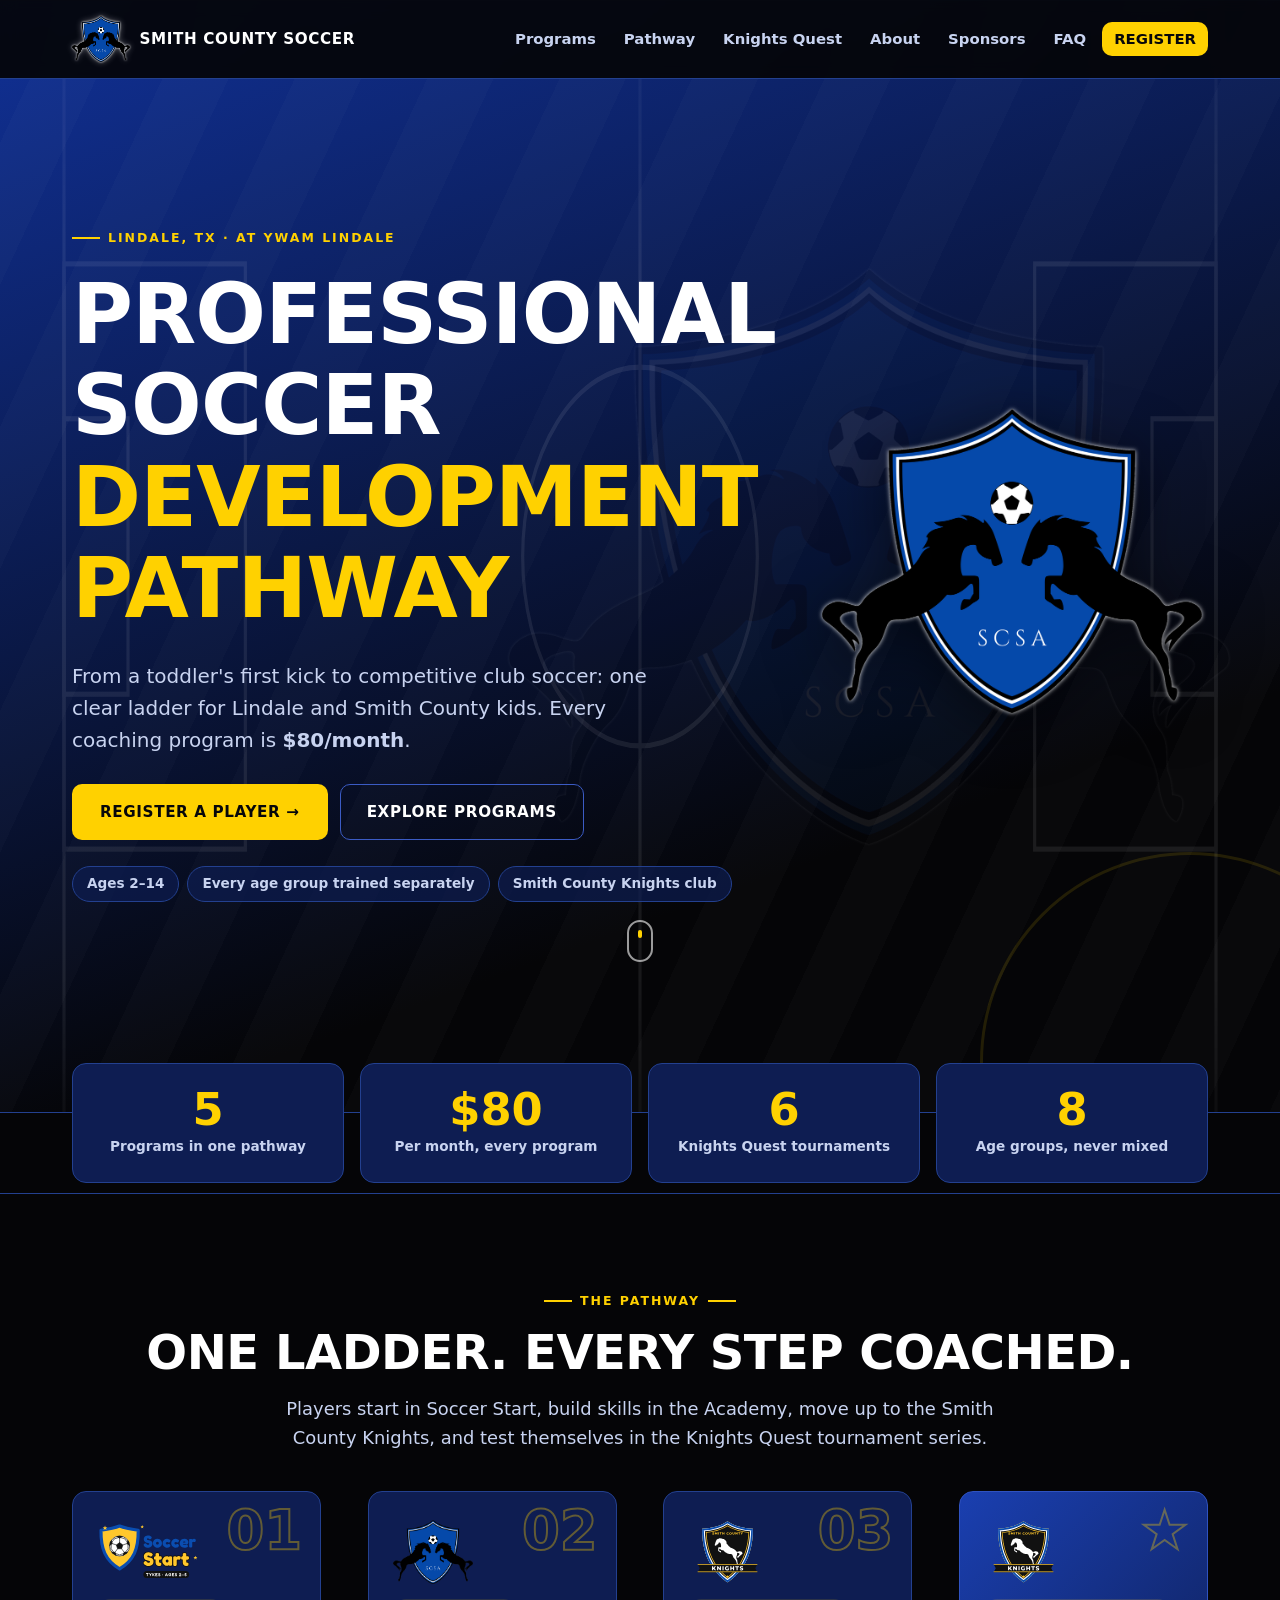
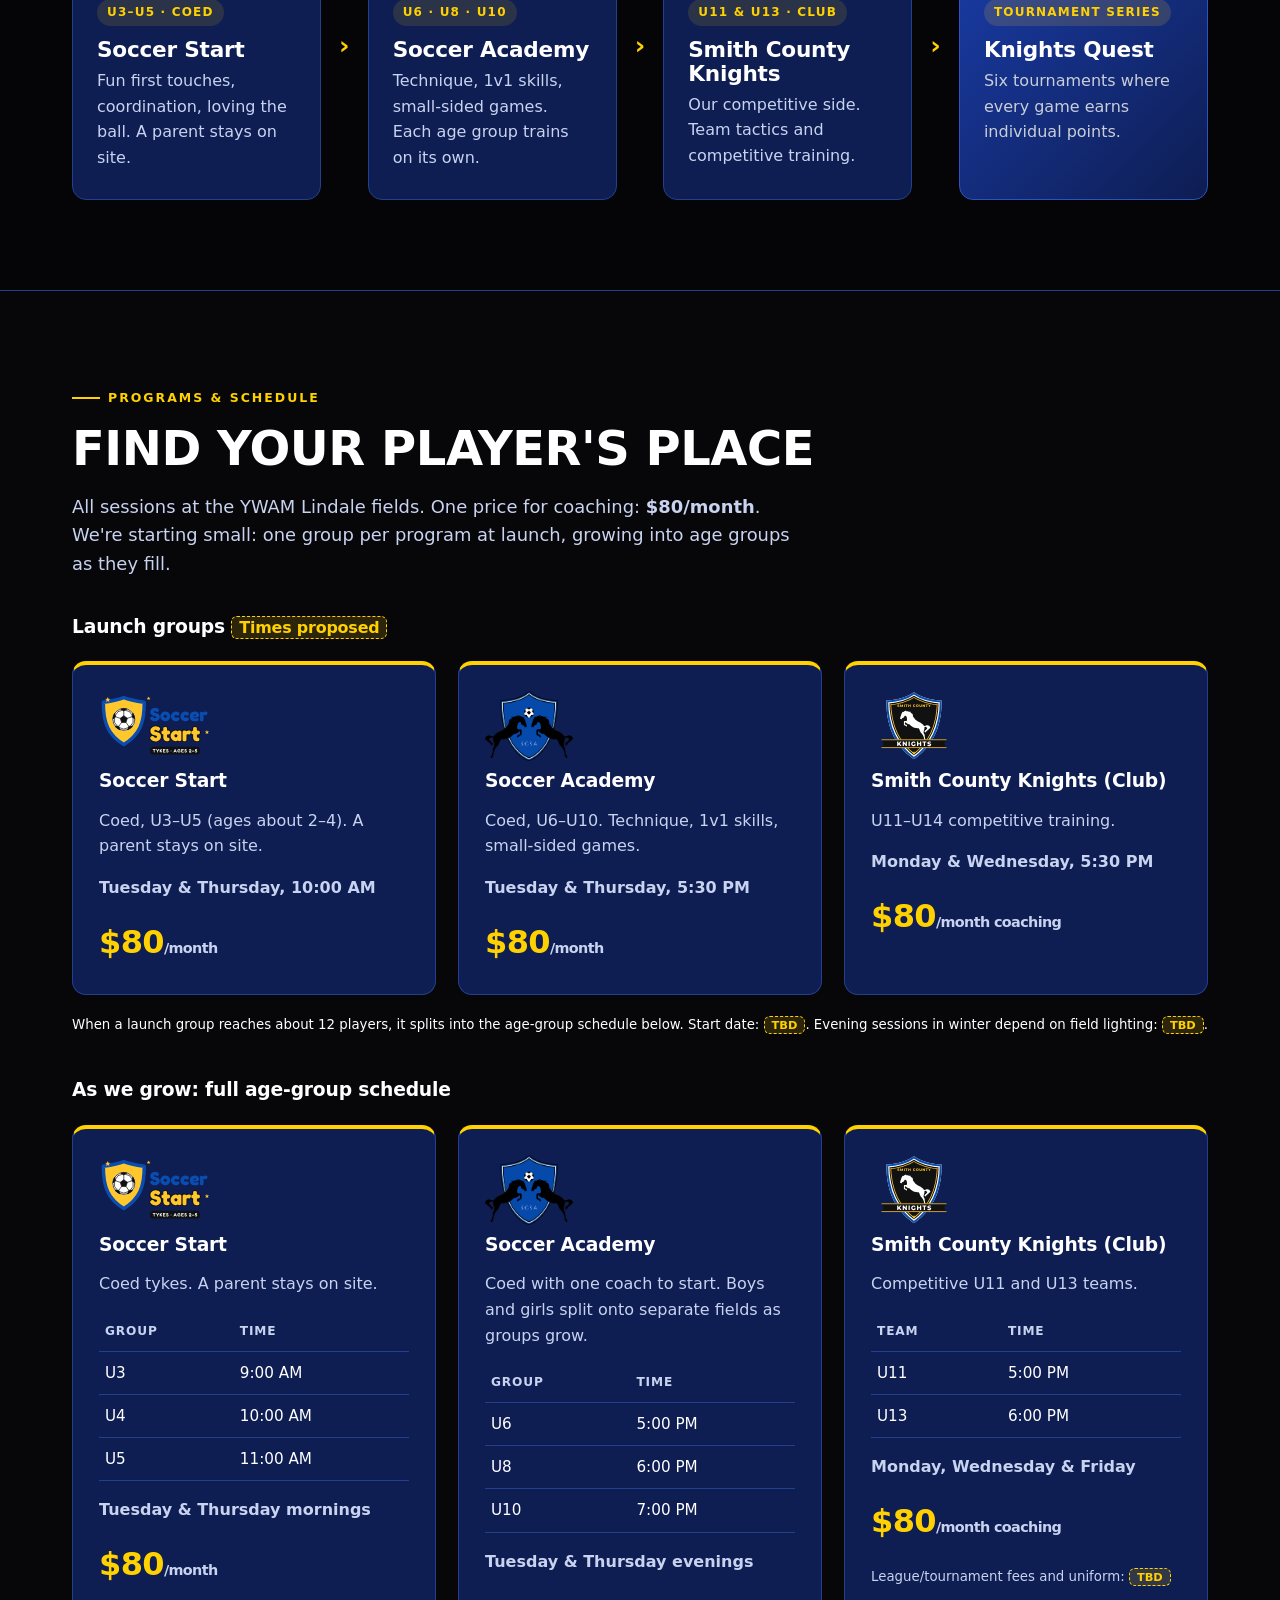
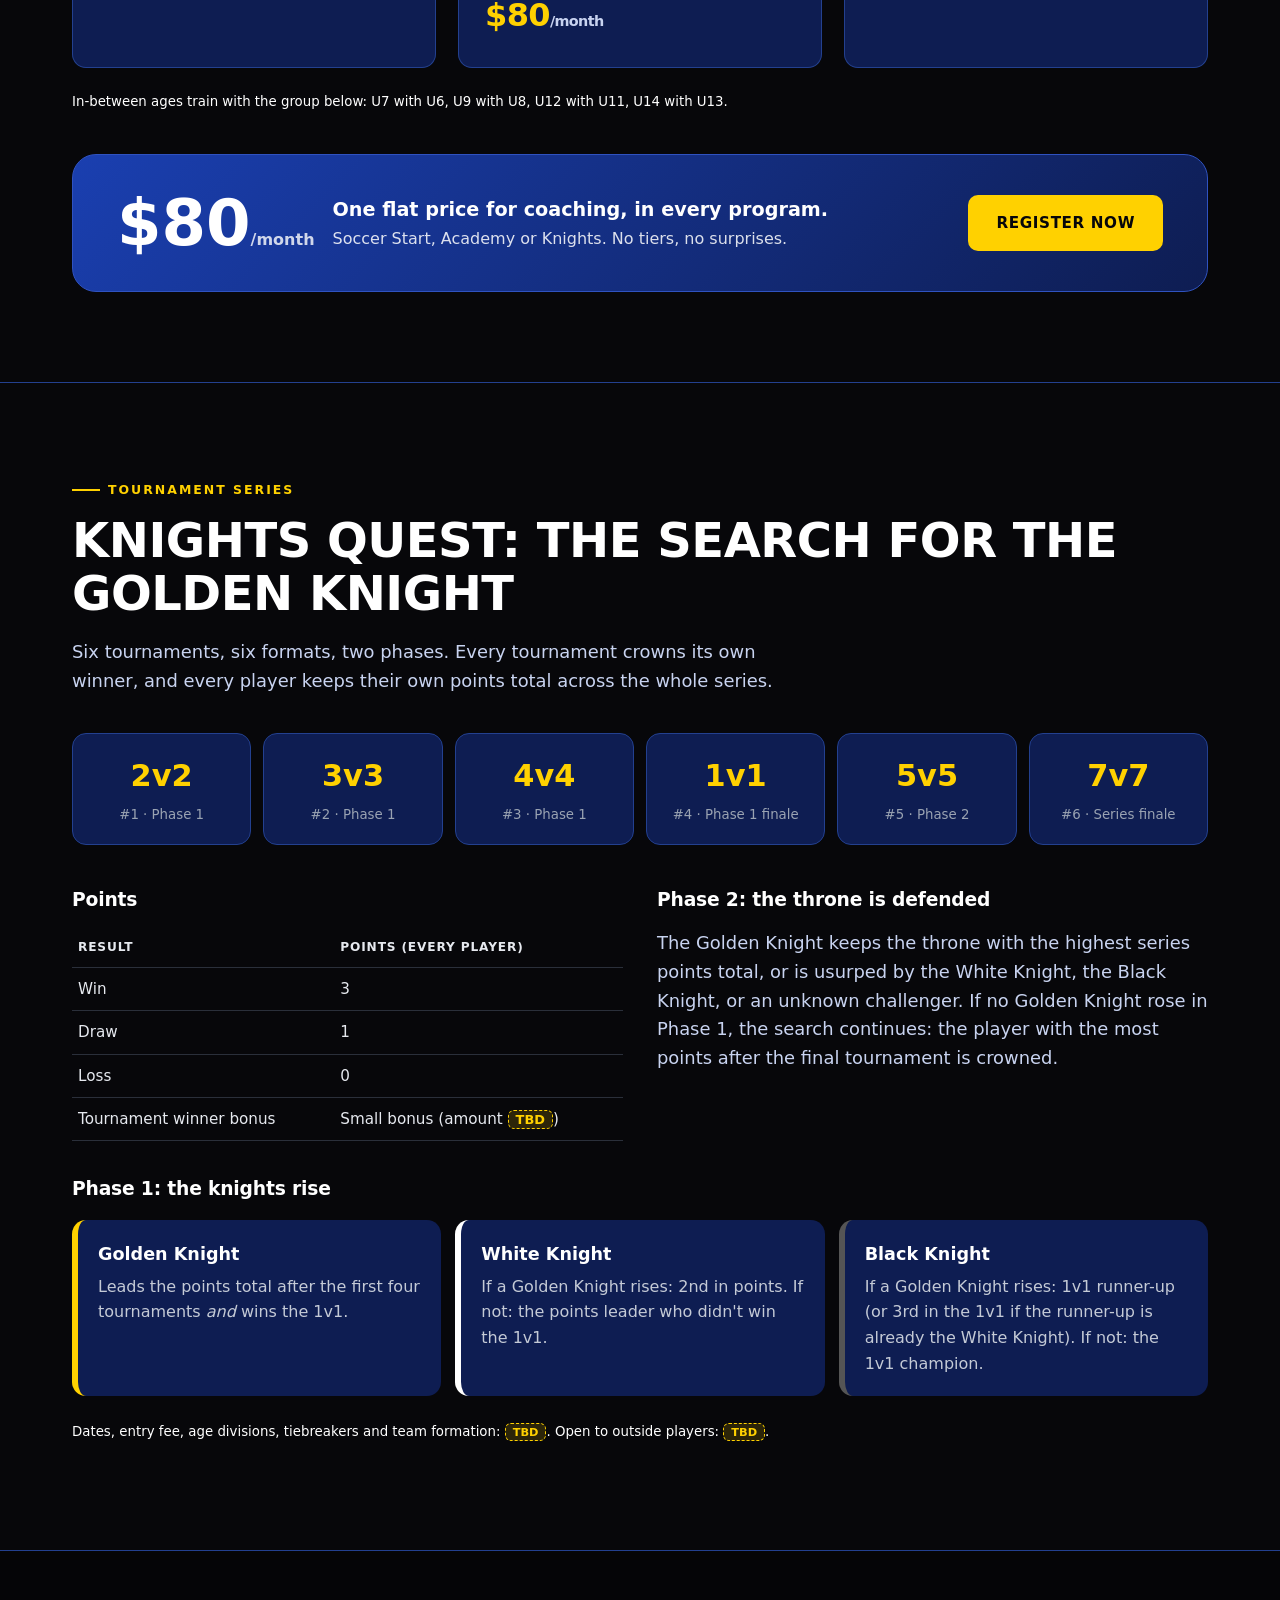
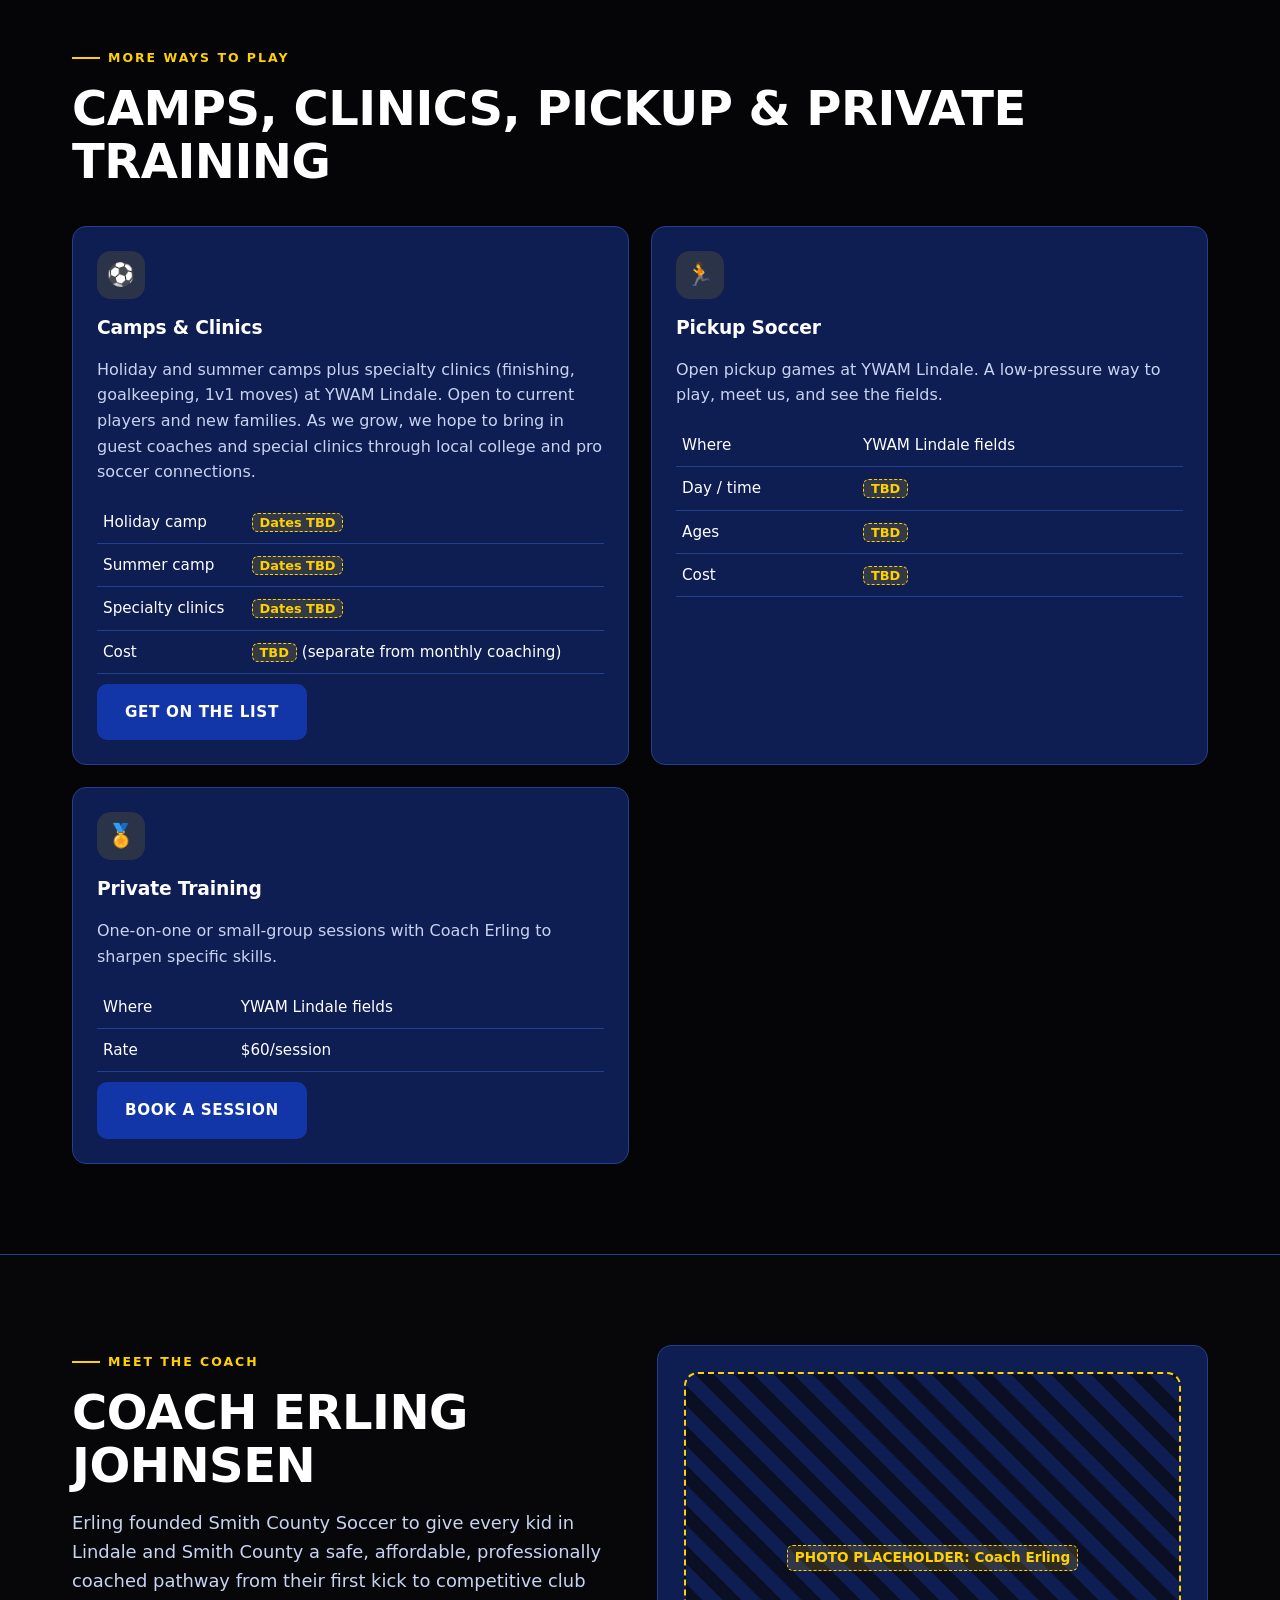
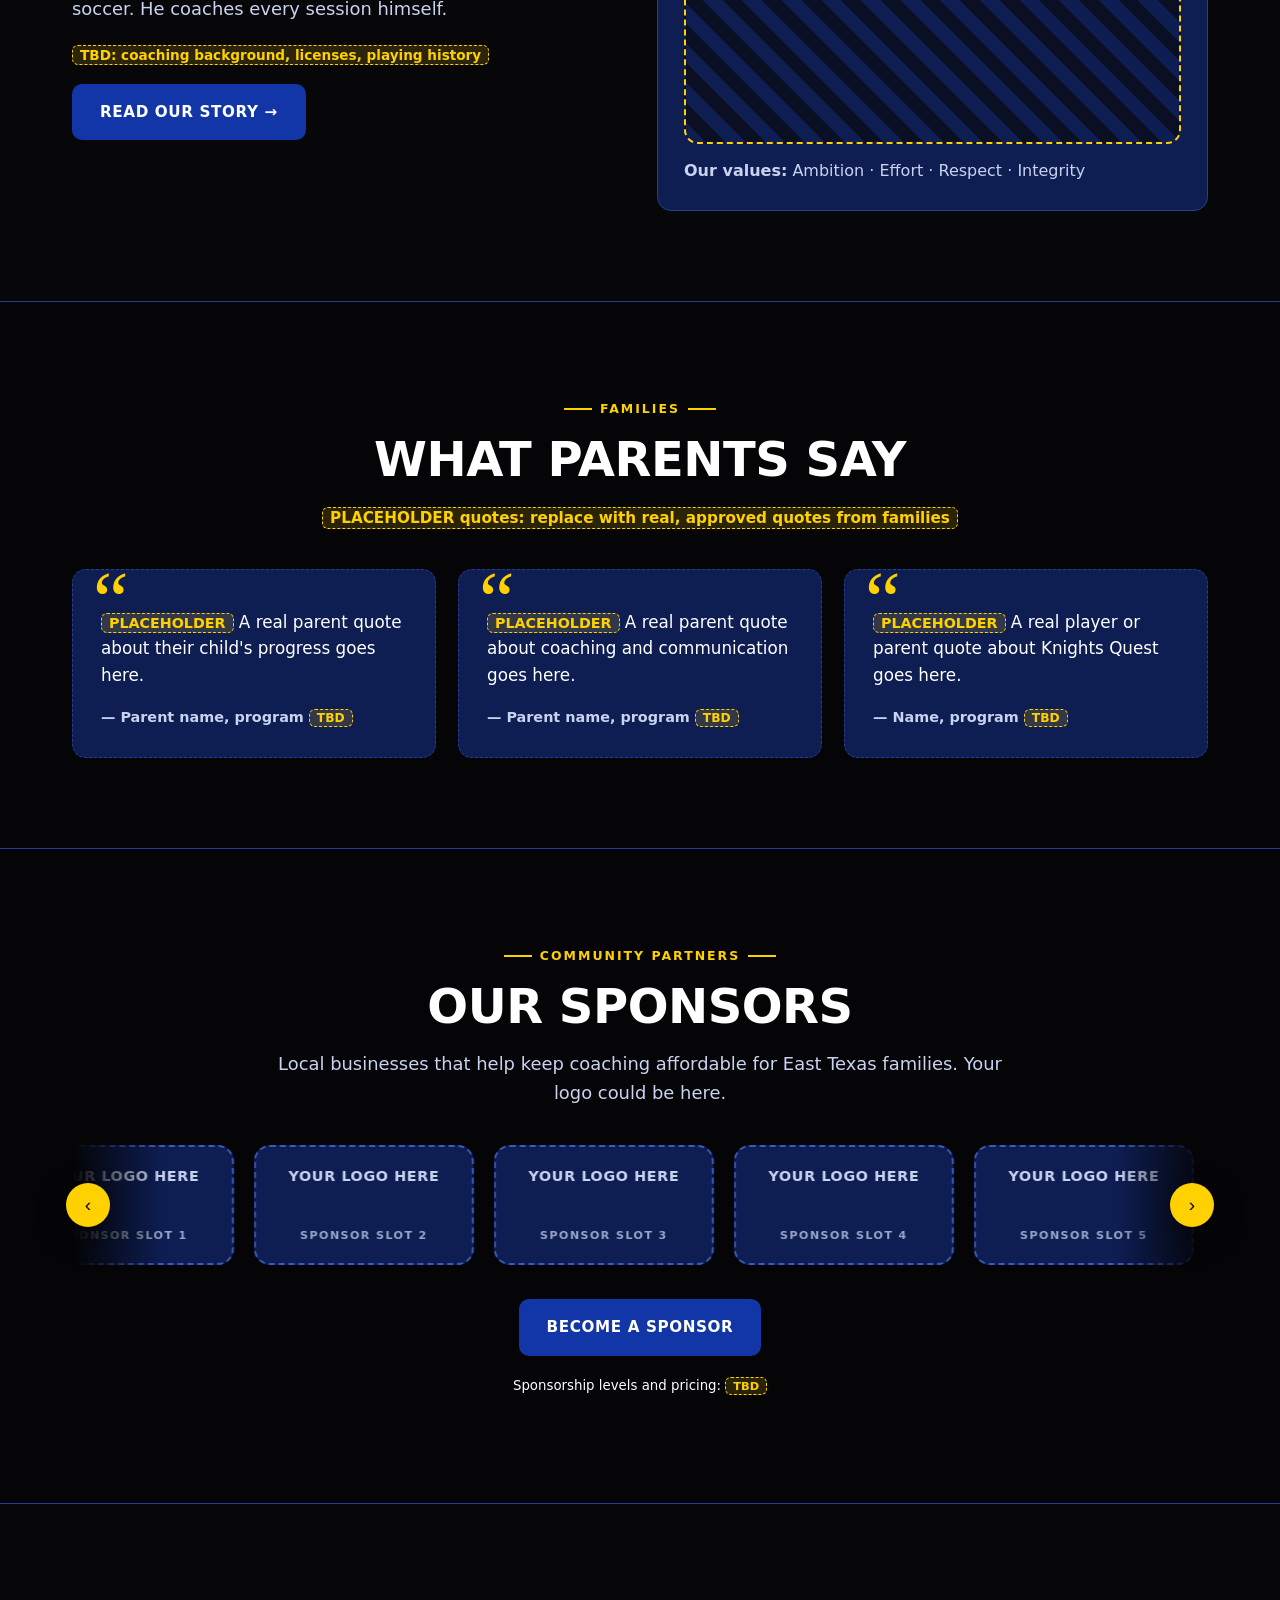
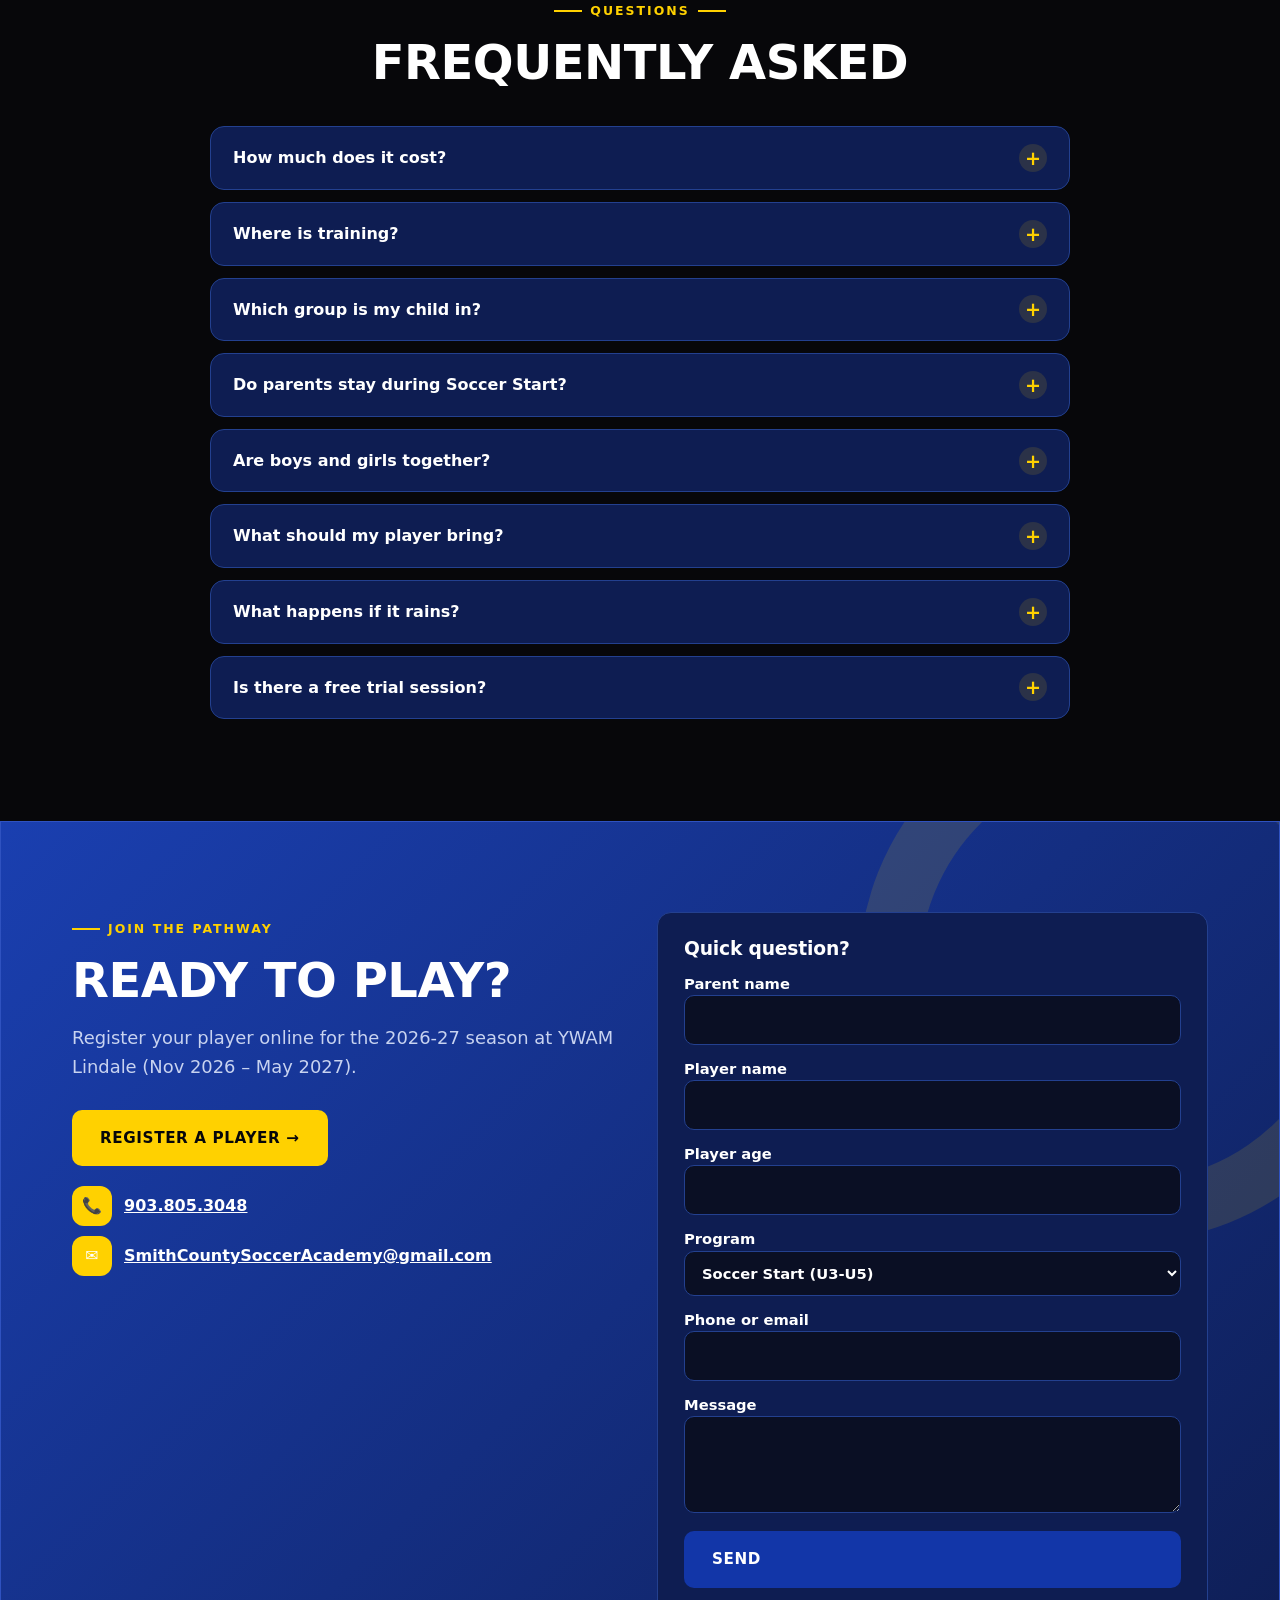
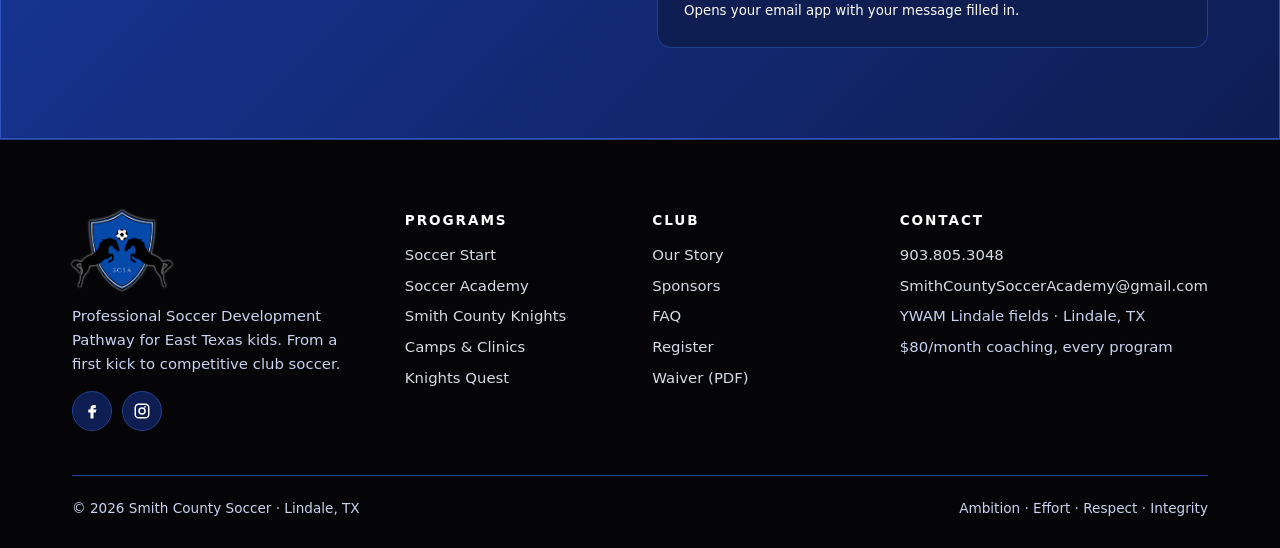
<file: index.html>
<!doctype html><html lang="en" class="no-js"><head>
<meta charset="utf-8"><meta name="viewport" content="width=device-width,initial-scale=1">
<title>Smith County Soccer | Professional Soccer Development Pathway | Lindale, TX</title>
<meta name="description" content="Youth soccer in Lindale, TX at YWAM Lindale: Soccer Start (U3-U5), Soccer Academy (U6-U10), Smith County Knights club (U11-U13), Camps &amp; Clinics and the Knights Quest tournament series. $80/month coaching.">
<link rel="canonical" href="https://smithcountysoccer.com/">
<meta property="og:title" content="Smith County Soccer | Professional Soccer Development Pathway | Lindale, TX"><meta property="og:description" content="Youth soccer in Lindale, TX at YWAM Lindale: Soccer Start (U3-U5), Soccer Academy (U6-U10), Smith County Knights club (U11-U13), Camps &amp; Clinics and the Knights Quest tournament series. $80/month coaching.">
<meta property="og:image" content="https://smithcountysoccer.com/assets/img/scsa-crest.png"><meta name="theme-color" content="#050507">
<link rel="icon" href="assets/img/favicon.png"><link rel="apple-touch-icon" href="assets/img/apple-touch-icon.png"><link rel="stylesheet" href="assets/style.css">
</head><body>
<a class="skip" href="#main">Skip to content</a>
<header class="site"><div class="wrap nav">
 <a class="brand" href="index.html#top"><img src="assets/img/scsa-crest.png" alt="" width="46" height="37"><span>SMITH COUNTY SOCCER</span></a>
 <button class="menu-btn" aria-expanded="false" aria-controls="menu">Menu</button>
 <ul id="menu"><li><a href="#programs">Programs</a></li><li><a href="#pathway">Pathway</a></li><li><a href="#knights-quest">Knights Quest</a></li><li><a href="about.html">About</a></li><li><a href="#sponsors">Sponsors</a></li><li><a href="#faq">FAQ</a></li><li><a class="navcta" href="register.html">Register</a></li></ul>
</div></header>
<main id="main">
<section class="hero" id="top" aria-label="Introduction">
 <div class="layer l-sky" data-speed="0.15" aria-hidden="true"></div>
 <div class="layer l-lines" data-speed="0.3" aria-hidden="true"></div>
 <div class="layer l-glow" data-speed="0.45" aria-hidden="true"></div>
 <div class="layer l-crest" data-speed="0.55" aria-hidden="true"><img src="assets/img/scsa-crest.png" alt=""></div>
 <div class="layer l-stripes" aria-hidden="true"></div>
 <div class="wrap content">
  <div class="reveal">
   <div class="eyebrow">Lindale, TX &middot; at YWAM Lindale</div>
   <h1>Professional Soccer <span class="hl">Development Pathway</span></h1>
   <p class="sub">From a toddler's first kick to competitive club soccer: one clear ladder for Lindale and Smith County kids. Every coaching program is <strong>$80/month</strong>.</p>
   <div class="cta"><a class="btn" href="register.html">Register a Player &rarr;</a><a class="btn alt" href="#programs">Explore Programs</a></div>
   <div class="chips"><span class="chip">Ages 2&ndash;14</span><span class="chip">Every age group trained separately</span><span class="chip">Smith County Knights club</span></div>
  </div>
  <div class="hero-badge reveal d2"><img src="assets/img/scsa-crest.png" alt="Smith County Soccer Academy (SCSA) crest" width="380" height="304"></div>
 </div>
 <a class="scroll-cue" href="#pathway" aria-label="Scroll to the pathway"></a>
</section>

<section class="stats-sec" style="padding:40px 0 10px"><div class="wrap">
 <div class="statgrid">
  <div class="stat reveal"><b data-count="5">5</b><span>Programs in one pathway</span></div>
  <div class="stat reveal d1"><b data-count="80" data-prefix="$">$80</b><span>Per month, every program</span></div>
  <div class="stat reveal d2"><b data-count="6">6</b><span>Knights Quest tournaments</span></div>
  <div class="stat reveal d3"><b data-count="8">8</b><span>Age groups, never mixed</span></div>
 </div>
</div></section>

<section id="pathway"><div class="wrap">
 <div class="sec-head center reveal"><div class="eyebrow blue">The pathway</div><h2>One ladder. Every step coached.</h2>
  <p class="lede">Players start in Soccer Start, build skills in the Academy, move up to the Smith County Knights, and test themselves in the Knights Quest tournament series.</p></div>
 <div class="pathway">
  <div class="pstep reveal"><span class="num">01</span><img src="assets/img/soccer-start.svg" alt=""><span class="age">U3&ndash;U5 &middot; Coed</span><h3>Soccer Start</h3><p>Fun first touches, coordination, loving the ball. A parent stays on site.</p></div>
  <div class="arrow" aria-hidden="true">&rsaquo;</div>
  <div class="pstep reveal d1"><span class="num">02</span><img src="assets/img/scsa-crest.png" alt=""><span class="age">U6 &middot; U8 &middot; U10</span><h3>Soccer Academy</h3><p>Technique, 1v1 skills, small-sided games. Each age group trains on its own.</p></div>
  <div class="arrow" aria-hidden="true">&rsaquo;</div>
  <div class="pstep reveal d2"><span class="num">03</span><img src="assets/img/knights.svg" alt=""><span class="age">U11 &amp; U13 &middot; Club</span><h3>Smith County Knights</h3><p>Our competitive side. Team tactics and competitive training.</p></div>
  <div class="arrow" aria-hidden="true">&rsaquo;</div>
  <div class="pstep gold reveal d3"><span class="num">&#9733;</span><img src="assets/img/knights.svg" alt=""><span class="age">Tournament series</span><h3>Knights Quest</h3><p>Six tournaments where every game earns individual points.</p></div>
 </div>
</div></section>

<section class="alt" id="programs"><div class="wrap">
 <div class="sec-head reveal"><div class="eyebrow blue">Programs &amp; schedule</div><h2>Find your player's place</h2>
  <p class="lede">All sessions at the YWAM Lindale fields. One price for coaching: <strong>$80/month</strong>. We're starting small: one group per program at launch, growing into age groups as they fill.</p></div>
 <h3>Launch groups <span class="tbd">Times proposed</span></h3>
 <div class="cards">
  <div class="card pcard reveal"><img class="logo" src="assets/img/soccer-start.svg" alt="Soccer Start logo"><h3>Soccer Start</h3><p>Coed, U3&ndash;U5 (ages about 2&ndash;4). A parent stays on site.</p>
   <p><strong>Tuesday &amp; Thursday, 10:00 AM</strong></p><div class="price">$80<small>/month</small></div></div>
  <div class="card pcard reveal d1"><img class="logo" src="assets/img/scsa-crest.png" alt=""><h3>Soccer Academy</h3><p>Coed, U6&ndash;U10. Technique, 1v1 skills, small-sided games.</p>
   <p><strong>Tuesday &amp; Thursday, 5:30 PM</strong></p><div class="price">$80<small>/month</small></div></div>
  <div class="card pcard knights reveal d2"><img class="logo" src="assets/img/knights.svg" alt="Smith County Knights logo"><h3>Smith County Knights (Club)</h3><p>U11&ndash;U14 competitive training.</p>
   <p><strong>Monday &amp; Wednesday, 5:30 PM</strong></p><div class="price">$80<small>/month coaching</small></div></div>
 </div>
 <p style="margin-top:16px"><small>When a launch group reaches about 12 players, it splits into the age-group schedule below. Start date: <span class="tbd">TBD</span>. Evening sessions in winter depend on field lighting: <span class="tbd">TBD</span>.</small></p>
 <h3 style="margin-top:44px">As we grow: full age-group schedule</h3>
 <div class="cards">
  <div class="card pcard reveal"><img class="logo" src="assets/img/soccer-start.svg" alt="Soccer Start logo"><h3>Soccer Start</h3><p>Coed tykes. A parent stays on site.</p>
   <table><tr><th>Group</th><th>Time</th></tr><tr><td>U3</td><td>9:00 AM</td></tr><tr><td>U4</td><td>10:00 AM</td></tr><tr><td>U5</td><td>11:00 AM</td></tr></table>
   <p><strong>Tuesday &amp; Thursday mornings</strong></p><div class="price">$80<small>/month</small></div></div>
  <div class="card pcard reveal d1"><img class="logo" src="assets/img/scsa-crest.png" alt=""><h3>Soccer Academy</h3><p>Coed with one coach to start. Boys and girls split onto separate fields as groups grow.</p>
   <table><tr><th>Group</th><th>Time</th></tr><tr><td>U6</td><td>5:00 PM</td></tr><tr><td>U8</td><td>6:00 PM</td></tr><tr><td>U10</td><td>7:00 PM</td></tr></table>
   <p><strong>Tuesday &amp; Thursday evenings</strong></p><div class="price">$80<small>/month</small></div></div>
  <div class="card pcard knights reveal d2"><img class="logo" src="assets/img/knights.svg" alt="Smith County Knights logo"><h3>Smith County Knights (Club)</h3><p>Competitive U11 and U13 teams.</p>
   <table><tr><th>Team</th><th>Time</th></tr><tr><td>U11</td><td>5:00 PM</td></tr><tr><td>U13</td><td>6:00 PM</td></tr></table>
   <p><strong>Monday, Wednesday &amp; Friday</strong></p><div class="price">$80<small>/month coaching</small></div><p><small>League/tournament fees and uniform: <span class="tbd">TBD</span></small></p></div>
 </div>
 <p style="margin-top:20px"><small>In-between ages train with the group below: U7 with U6, U9 with U8, U12 with U11, U14 with U13.</small></p>
 <div class="pricebar reveal"><div class="big">$80<small>/month</small></div><div><strong style="font-size:1.2rem">One flat price for coaching, in every program.</strong><br><span style="opacity:.85">Soccer Start, Academy or Knights. No tiers, no surprises.</span></div><a class="btn" href="register.html">Register now</a></div>
</div></section>

<section class="dark kq" id="knights-quest"><div class="wrap">
 <div class="sec-head reveal"><div class="eyebrow">Tournament series</div><h2>Knights Quest: The Search for the Golden Knight</h2>
 <p class="lede">Six tournaments, six formats, two phases. Every tournament crowns its own winner, and every player keeps their own points total across the whole series.</p></div>
 <div class="formats">
  <div class="fmt reveal"><div class="n">2v2</div><small>#1 &middot; Phase 1</small></div>
  <div class="fmt reveal d1"><div class="n">3v3</div><small>#2 &middot; Phase 1</small></div>
  <div class="fmt reveal d2"><div class="n">4v4</div><small>#3 &middot; Phase 1</small></div>
  <div class="fmt reveal d3"><div class="n">1v1</div><small>#4 &middot; Phase 1 finale</small></div>
  <div class="fmt reveal d2"><div class="n">5v5</div><small>#5 &middot; Phase 2</small></div>
  <div class="fmt reveal d3"><div class="n">7v7</div><small>#6 &middot; Series finale</small></div>
 </div>
 <div class="split">
  <div class="reveal"><h3>Points</h3>
   <table><tr><th>Result</th><th>Points (every player)</th></tr><tr><td>Win</td><td>3</td></tr><tr><td>Draw</td><td>1</td></tr><tr><td>Loss</td><td>0</td></tr><tr><td>Tournament winner bonus</td><td>Small bonus (amount <span class="tbd">TBD</span>)</td></tr></table></div>
  <div class="reveal d1"><h3>Phase 2: the throne is defended</h3>
   <p class="lede">The Golden Knight keeps the throne with the highest series points total, or is usurped by the White Knight, the Black Knight, or an unknown challenger. If no Golden Knight rose in Phase 1, the search continues: the player with the most points after the final tournament is crowned.</p></div>
 </div>
 <h3 style="margin-top:28px">Phase 1: the knights rise</h3>
 <div class="knight-titles">
  <div class="kt g reveal"><h4>Golden Knight</h4><p>Leads the points total after the first four tournaments <em>and</em> wins the 1v1.</p></div>
  <div class="kt w reveal d1"><h4>White Knight</h4><p>If a Golden Knight rises: 2nd in points. If not: the points leader who didn't win the 1v1.</p></div>
  <div class="kt b reveal d2"><h4>Black Knight</h4><p>If a Golden Knight rises: 1v1 runner-up (or 3rd in the 1v1 if the runner-up is already the White Knight). If not: the 1v1 champion.</p></div>
 </div>
 <p style="margin-top:22px"><small>Dates, entry fee, age divisions, tiebreakers and team formation: <span class="tbd">TBD</span>. Open to outside players: <span class="tbd">TBD</span>.</small></p>
</div></section>

<section id="camps"><div class="wrap">
 <div class="sec-head reveal"><div class="eyebrow blue">More ways to play</div><h2>Camps, Clinics, Pickup &amp; Private Training</h2></div>
 <div class="mini">
  <div class="mcard reveal"><div class="ico" aria-hidden="true">&#9917;</div><h3>Camps &amp; Clinics</h3><p>Holiday and summer camps plus specialty clinics (finishing, goalkeeping, 1v1 moves) at YWAM Lindale. Open to current players and new families. As we grow, we hope to bring in guest coaches and special clinics through local college and pro soccer connections.</p>
   <table><tr><td>Holiday camp</td><td><span class="tbd">Dates TBD</span></td></tr><tr><td>Summer camp</td><td><span class="tbd">Dates TBD</span></td></tr><tr><td>Specialty clinics</td><td><span class="tbd">Dates TBD</span></td></tr><tr><td>Cost</td><td><span class="tbd">TBD</span> (separate from monthly coaching)</td></tr></table>
   <a class="btn blue" href="#register">Get on the list</a></div>
  <div class="mcard reveal d1" id="pickup"><div class="ico" aria-hidden="true">&#127939;</div><h3>Pickup Soccer</h3><p>Open pickup games at YWAM Lindale. A low-pressure way to play, meet us, and see the fields.</p>
   <table><tr><td>Where</td><td>YWAM Lindale fields</td></tr><tr><td>Day / time</td><td><span class="tbd">TBD</span></td></tr><tr><td>Ages</td><td><span class="tbd">TBD</span></td></tr><tr><td>Cost</td><td><span class="tbd">TBD</span></td></tr></table></div>
  <div class="mcard reveal d2" id="private"><div class="ico" aria-hidden="true">&#127941;</div><h3>Private Training</h3><p>One-on-one or small-group sessions with Coach Erling to sharpen specific skills.</p>
   <table><tr><td>Where</td><td>YWAM Lindale fields</td></tr><tr><td>Rate</td><td>$60/session</td></tr></table>
   <a class="btn blue" href="#register">Book a session</a></div>
 </div>
</div></section>

<section class="alt" id="coach"><div class="wrap split">
 <div class="reveal"><div class="eyebrow blue">Meet the coach</div><h2>Coach Erling Johnsen</h2>
  <p class="lede">Erling founded Smith County Soccer to give every kid in Lindale and Smith County a safe, affordable, professionally coached pathway from their first kick to competitive club soccer. He coaches every session himself.</p>
  <p><span class="tbd">TBD: coaching background, licenses, playing history</span></p>
  <a class="btn blue" href="about.html">Read our story &rarr;</a></div>
 <div class="card reveal d1" style="display:grid;gap:14px">
  <div class="photo-ph" role="img" aria-label="Placeholder for coach photo"><span class="tbd">PHOTO PLACEHOLDER: Coach Erling</span></div>
  <p style="margin:0"><strong>Our values:</strong> Ambition &middot; Effort &middot; Respect &middot; Integrity</p></div>
</div></section>

<section id="testimonials"><div class="wrap">
 <div class="sec-head center reveal"><div class="eyebrow blue">Families</div><h2>What parents say</h2><p class="lede"><span class="tbd">PLACEHOLDER quotes: replace with real, approved quotes from families</span></p></div>
 <div class="quotes">
  <figure class="quote reveal" style="margin:0"><p><span class="tbd">PLACEHOLDER</span> A real parent quote about their child's progress goes here.</p><figcaption class="who">&mdash; Parent name, program <span class="tbd">TBD</span></figcaption></figure>
  <figure class="quote reveal d1" style="margin:0"><p><span class="tbd">PLACEHOLDER</span> A real parent quote about coaching and communication goes here.</p><figcaption class="who">&mdash; Parent name, program <span class="tbd">TBD</span></figcaption></figure>
  <figure class="quote reveal d2" style="margin:0"><p><span class="tbd">PLACEHOLDER</span> A real player or parent quote about Knights Quest goes here.</p><figcaption class="who">&mdash; Name, program <span class="tbd">TBD</span></figcaption></figure>
 </div>
</div></section>

<section class="sponsors" id="sponsors"><div class="wrap">
 <div class="sec-head center reveal"><div class="eyebrow blue">Community partners</div><h2>Our Sponsors</h2><p class="lede">Local businesses that help keep coaching affordable for East Texas families. Your logo could be here.</p></div>
 <div class="carousel reveal" role="region" aria-roledescription="carousel" aria-label="Sponsor logos" tabindex="0">
  <button class="cbtn prev" type="button" aria-label="Previous sponsors">&#8249;</button>
  <div class="viewport"><div class="track">
   <div class="slot">YOUR LOGO HERE<span>Sponsor slot 1</span></div><div class="slot">YOUR LOGO HERE<span>Sponsor slot 2</span></div><div class="slot">YOUR LOGO HERE<span>Sponsor slot 3</span></div><div class="slot">YOUR LOGO HERE<span>Sponsor slot 4</span></div>
   <div class="slot">YOUR LOGO HERE<span>Sponsor slot 5</span></div><div class="slot">YOUR LOGO HERE<span>Sponsor slot 6</span></div><div class="slot">YOUR LOGO HERE<span>Sponsor slot 7</span></div><div class="slot">YOUR LOGO HERE<span>Sponsor slot 8</span></div>
  </div></div>
  <button class="cbtn next" type="button" aria-label="Next sponsors">&#8250;</button>
 </div>
 <div class="sponsor-cta reveal"><a class="btn blue" href="mailto:SmithCountySoccerAcademy@gmail.com?subject=Sponsorship%20-%20Smith%20County%20Soccer">Become a Sponsor</a><p><small>Sponsorship levels and pricing: <span class="tbd">TBD</span></small></p></div>
</div></section>

<section class="alt" id="faq"><div class="wrap">
 <div class="sec-head center reveal"><div class="eyebrow blue">Questions</div><h2>Frequently Asked</h2></div>
 <div class="faq reveal">
 <details><summary>How much does it cost?</summary><p>Coaching is $80/month for every program. Club players may have extra league/tournament and uniform fees (<span class="tbd">TBD</span>).</p></details>
 <details><summary>Where is training?</summary><p>At the YWAM Lindale fields in Lindale, TX.</p></details>
 <details><summary>Which group is my child in?</summary><p>At launch there is one group per program: Soccer Start U3&ndash;U5, Academy U6&ndash;U10, Knights U11&ndash;U14. As groups fill, they split into age groups (U3/U4/U5, U6/U8/U10, U11/U13). Not sure? Ask us below.</p></details>
 <details><summary>Do parents stay during Soccer Start?</summary><p>Yes, a parent stays on site for Soccer Start.</p></details>
 <details><summary>Are boys and girls together?</summary><p>Soccer Start is coed. The Academy starts coed and splits boys and girls onto separate fields once groups are big enough.</p></details>
 <details><summary>What should my player bring?</summary><p>A ball, water, shin guards, and cleats or turf shoes.</p></details>
 <details><summary>What happens if it rains?</summary><p>Weather policy: <span class="tbd">TBD</span>.</p></details>
 <details><summary>Is there a free trial session?</summary><p><span class="tbd">TBD</span></p></details>
 </div>
</div></section>

<section class="bigcta" id="register"><div class="wrap split">
 <div class="reveal"><div class="eyebrow">Join the pathway</div><h2>Ready to play?</h2><p class="lede">Register your player online for the 2026-27 season at YWAM Lindale (Nov 2026 &ndash; May 2027).</p>
  <div class="cta"><a class="btn" href="register.html">Register a player &rarr;</a></div>
  <ul class="contact-list">
   <li><span class="ico" aria-hidden="true">&#128222;</span><a href="tel:+19038053048">903.805.3048</a></li>
   <li><span class="ico" aria-hidden="true">&#9993;</span><a href="mailto:SmithCountySoccerAcademy@gmail.com">SmithCountySoccerAcademy@gmail.com</a></li></ul></div>
 <form id="reg" class="reveal d1" style="color:var(--ink)"><h3 style="margin:0">Quick question?</h3>
  <label>Parent name<input name="parent" required autocomplete="name"></label><label>Player name<input name="player" required></label>
  <label>Player age<input name="age" type="number" min="2" max="18" required></label>
  <label>Program<select name="program"><option>Soccer Start (U3-U5)</option><option>Soccer Academy (U6-U10)</option><option>Smith County Knights (U11-U13)</option><option>Knights Quest</option><option>Camps &amp; Clinics</option><option>Pickup soccer</option><option>Private training</option><option>Sponsorship</option><option>Just a question</option></select></label>
  <div id="private-fields" hidden><label>Preferred date<input name="session_date" type="date" disabled></label><label>Preferred time<select name="session_time" disabled><option value="">Choose a time</option><option>8:00 AM</option><option>8:30 AM</option><option>9:00 AM</option><option>9:30 AM</option><option>10:00 AM</option><option>10:30 AM</option><option>11:00 AM</option><option>11:30 AM</option><option>12:00 PM</option><option>12:30 PM</option><option>1:00 PM</option><option>1:30 PM</option><option>2:00 PM</option><option>2:30 PM</option><option>3:00 PM</option><option>3:30 PM</option><option>4:00 PM</option><option>4:30 PM</option><option>5:00 PM</option><option>5:30 PM</option><option>6:00 PM</option><option>6:30 PM</option><option>7:00 PM</option></select></label><label>Second-choice time (optional)<select name="session_time_2" disabled><option value="">No second choice</option><option>8:00 AM</option><option>8:30 AM</option><option>9:00 AM</option><option>9:30 AM</option><option>10:00 AM</option><option>10:30 AM</option><option>11:00 AM</option><option>11:30 AM</option><option>12:00 PM</option><option>12:30 PM</option><option>1:00 PM</option><option>1:30 PM</option><option>2:00 PM</option><option>2:30 PM</option><option>3:00 PM</option><option>3:30 PM</option><option>4:00 PM</option><option>4:30 PM</option><option>5:00 PM</option><option>5:30 PM</option><option>6:00 PM</option><option>6:30 PM</option><option>7:00 PM</option></select></label></div>
  <label>Phone or email<input name="contact" required></label><label>Message<textarea name="msg" rows="3"></textarea></label>
  <button class="btn blue" type="submit">Send</button><small>Opens your email app with your message filled in.</small></form>
</div></section>
</main>

<footer class="site"><div class="wrap">
 <div class="fgrid">
  <div><img class="logo" src="assets/img/scsa-crest.png" alt="Smith County Soccer"><p>Professional Soccer Development Pathway for East Texas kids. From a first kick to competitive club soccer.</p>
   <div class="social"><a href="https://www.facebook.com/smithcountysoccer" aria-label="Facebook"><svg viewBox="0 0 24 24" aria-hidden="true"><path d="M14 8h3V4h-3c-2.8 0-4 1.8-4 4.3V10H7v4h3v8h4v-8h3l1-4h-4V8.6c0-.4.3-.6.6-.6z"/></svg></a><a href="https://www.instagram.com/smithcountysocceracademy" aria-label="Instagram"><svg viewBox="0 0 24 24" aria-hidden="true"><path d="M12 7a5 5 0 100 10 5 5 0 000-10zm0 8a3 3 0 110-6 3 3 0 010 6zm5.2-8.6a1.2 1.2 0 11-2.4 0 1.2 1.2 0 012.4 0zM16.5 2h-9A5.5 5.5 0 002 7.5v9A5.5 5.5 0 007.5 22h9a5.5 5.5 0 005.5-5.5v-9A5.5 5.5 0 0016.5 2zm3.5 14.5a3.5 3.5 0 01-3.5 3.5h-9A3.5 3.5 0 014 16.5v-9A3.5 3.5 0 017.5 4h9A3.5 3.5 0 0120 7.5z"/></svg></a></div></div>
  <div><h4>Programs</h4><ul><li><a href="index.html#programs">Soccer Start</a></li><li><a href="index.html#programs">Soccer Academy</a></li><li><a href="index.html#programs">Smith County Knights</a></li><li><a href="index.html#camps">Camps &amp; Clinics</a></li><li><a href="index.html#knights-quest">Knights Quest</a></li></ul></div>
  <div><h4>Club</h4><ul><li><a href="about.html">Our Story</a></li><li><a href="index.html#sponsors">Sponsors</a></li><li><a href="index.html#faq">FAQ</a></li><li><a href="register.html">Register</a></li><li><a href="assets/docs/Waiver_and_Medical_Release.pdf">Waiver (PDF)</a></li></ul></div>
  <div><h4>Contact</h4><ul><li><a href="tel:+19038053048">903.805.3048</a></li><li><a href="mailto:SmithCountySoccerAcademy@gmail.com">SmithCountySoccerAcademy@gmail.com</a></li><li>YWAM Lindale fields &middot; Lindale, TX</li><li>$80/month coaching, every program</li></ul></div>
 </div>
 <div class="fbottom"><span>&copy; <span data-year>2026</span> Smith County Soccer &middot; Lindale, TX</span><span>Ambition &middot; Effort &middot; Respect &middot; Integrity</span></div>
</div></footer>
<script src="assets/js/site.js" defer></script>
<script>
const CONTACT_EMAIL="SmithCountySoccerAcademy@gmail.com";
const pf=document.getElementById('private-fields'),psel=document.querySelector('#reg select[name=program]');
function togglePrivate(){const on=psel.value==='Private training';pf.hidden=!on;pf.querySelectorAll('input,select').forEach(el=>{el.disabled=!on;if(el.name!=='session_time_2')el.required=on});const d=pf.querySelector('input[type=date]');d.min=new Date().toISOString().slice(0,10)}
psel.addEventListener('change',togglePrivate);document.querySelectorAll('a[href="#register"]').forEach(a=>{if(a.closest('#private'))a.addEventListener('click',()=>{psel.value='Private training';togglePrivate()})});
document.getElementById('reg').addEventListener('submit',e=>{e.preventDefault();const f=new FormData(e.target);
 const body=[...f.entries()].map(([k,v])=>k+': '+v).join('\n');
 location.href='mailto:'+CONTACT_EMAIL+'?subject='+encodeURIComponent('Registration / question - '+f.get('player'))+'&body='+encodeURIComponent(body)});
</script>
</body></html>
</file>
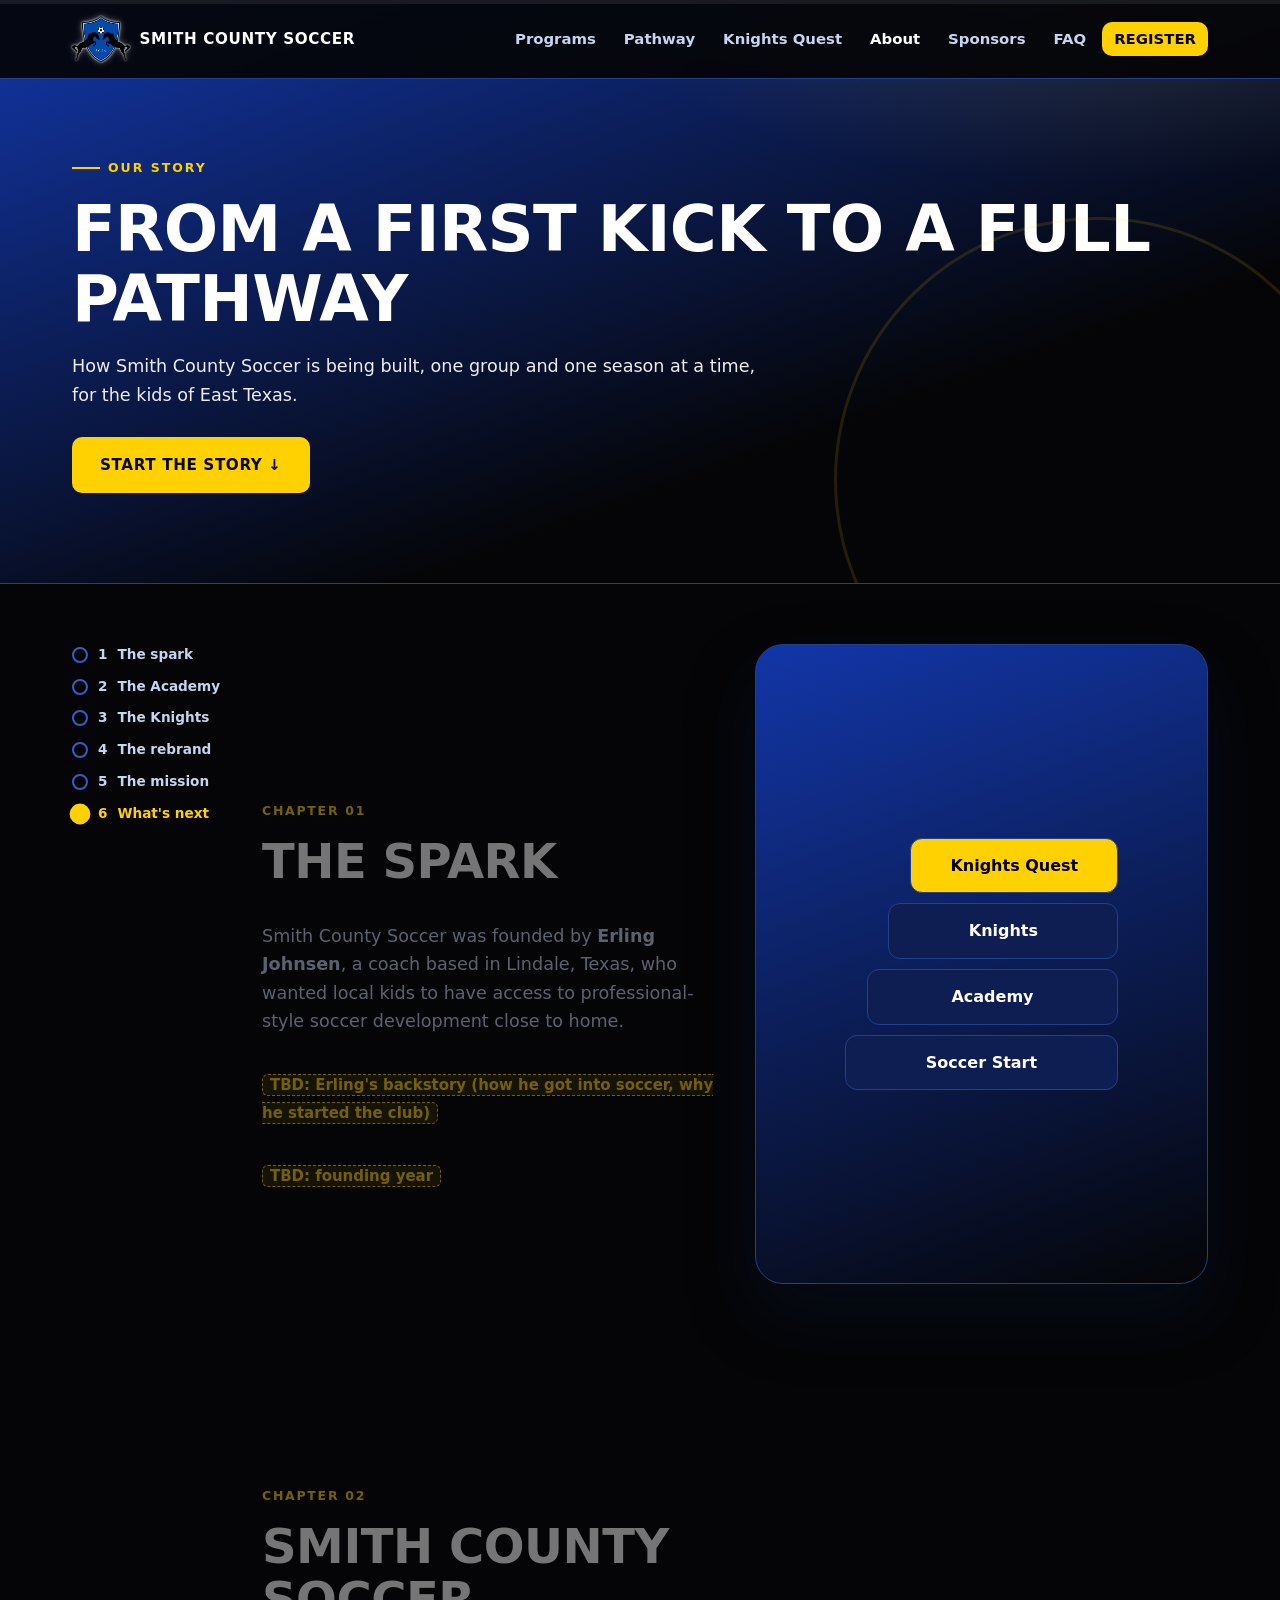
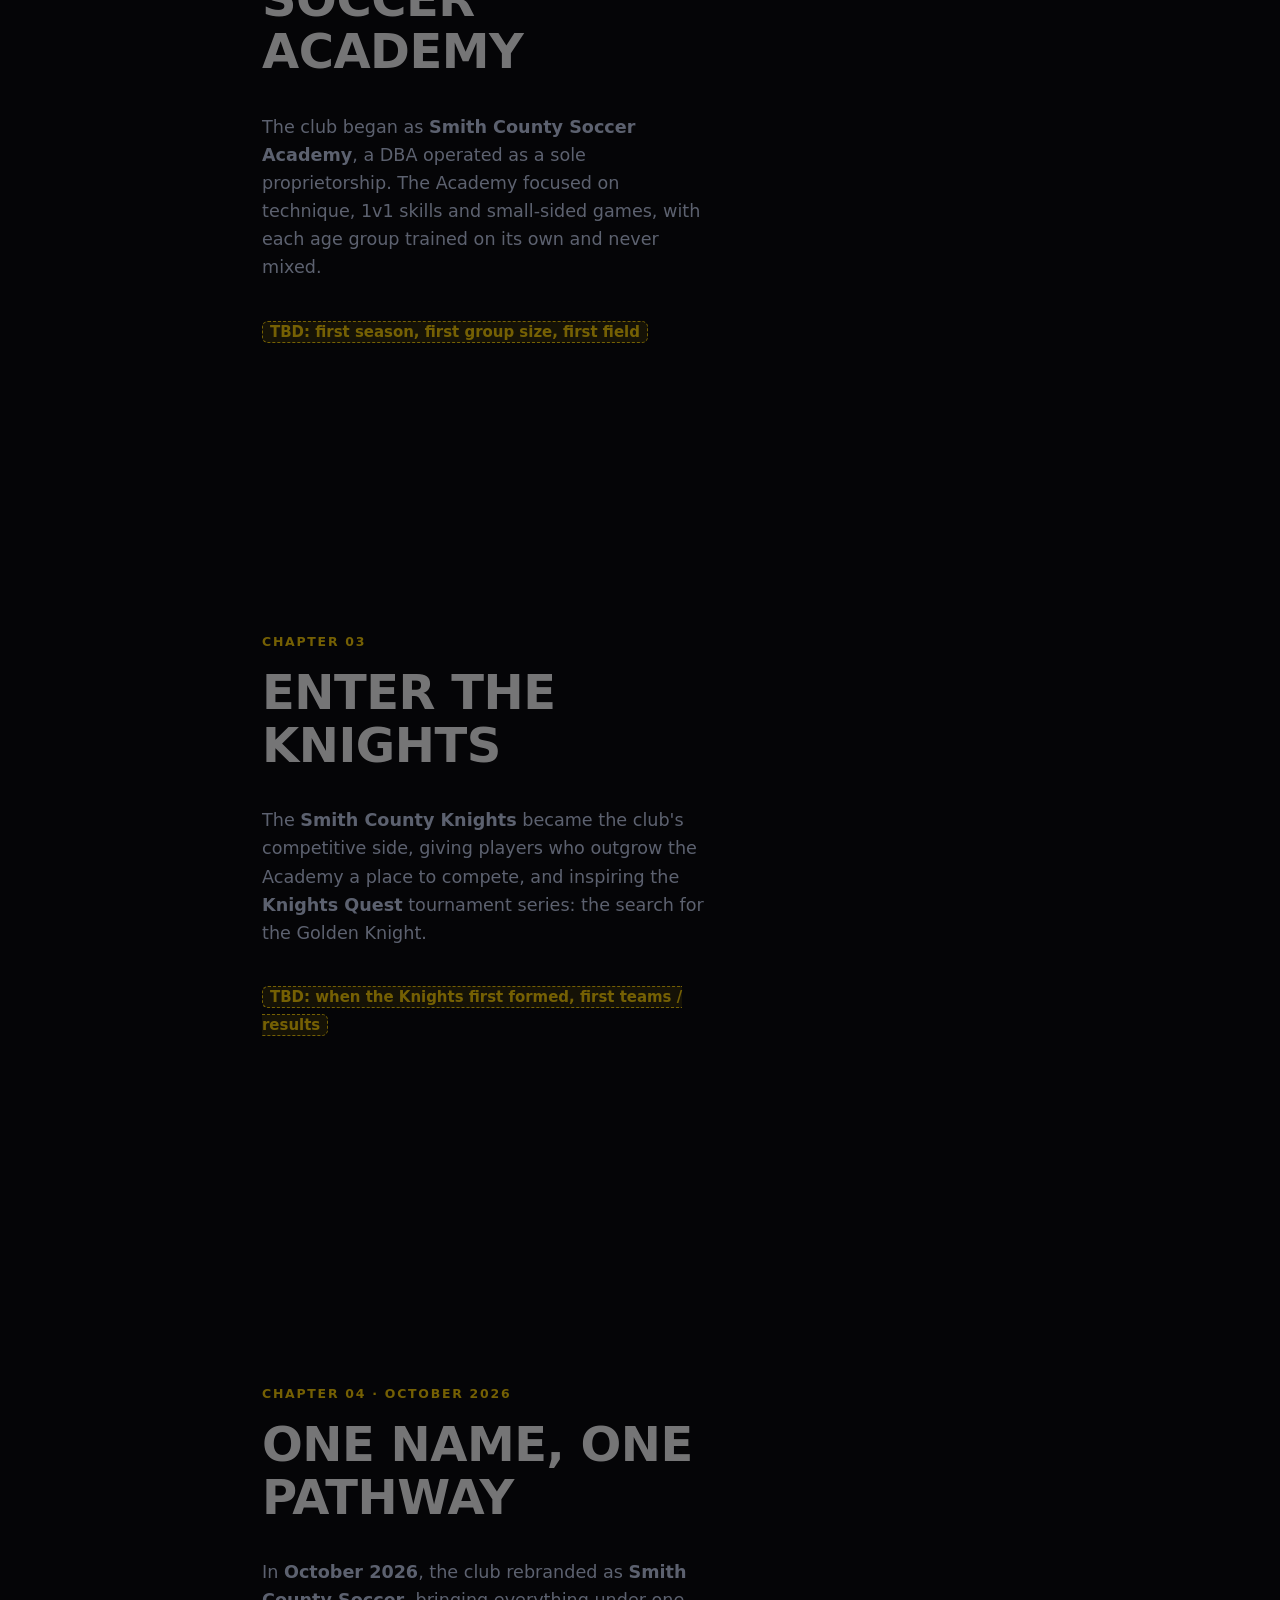
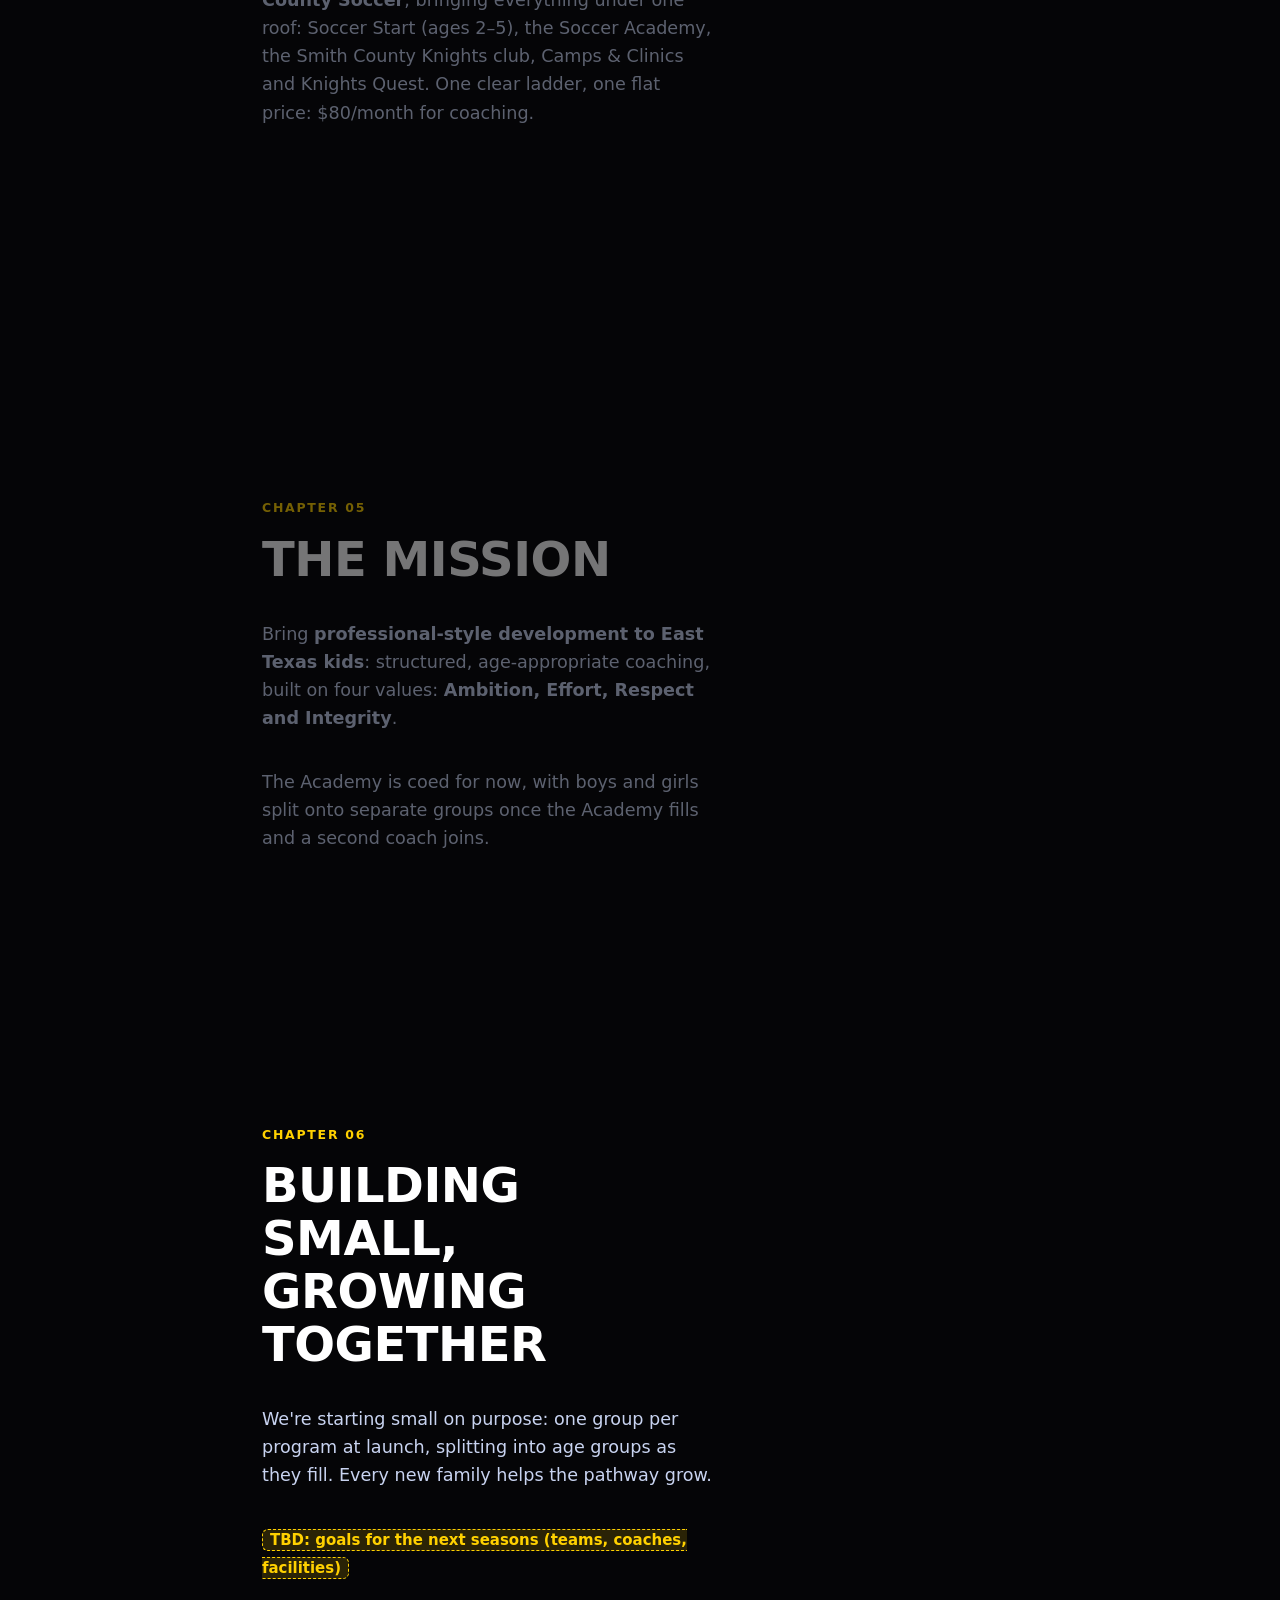
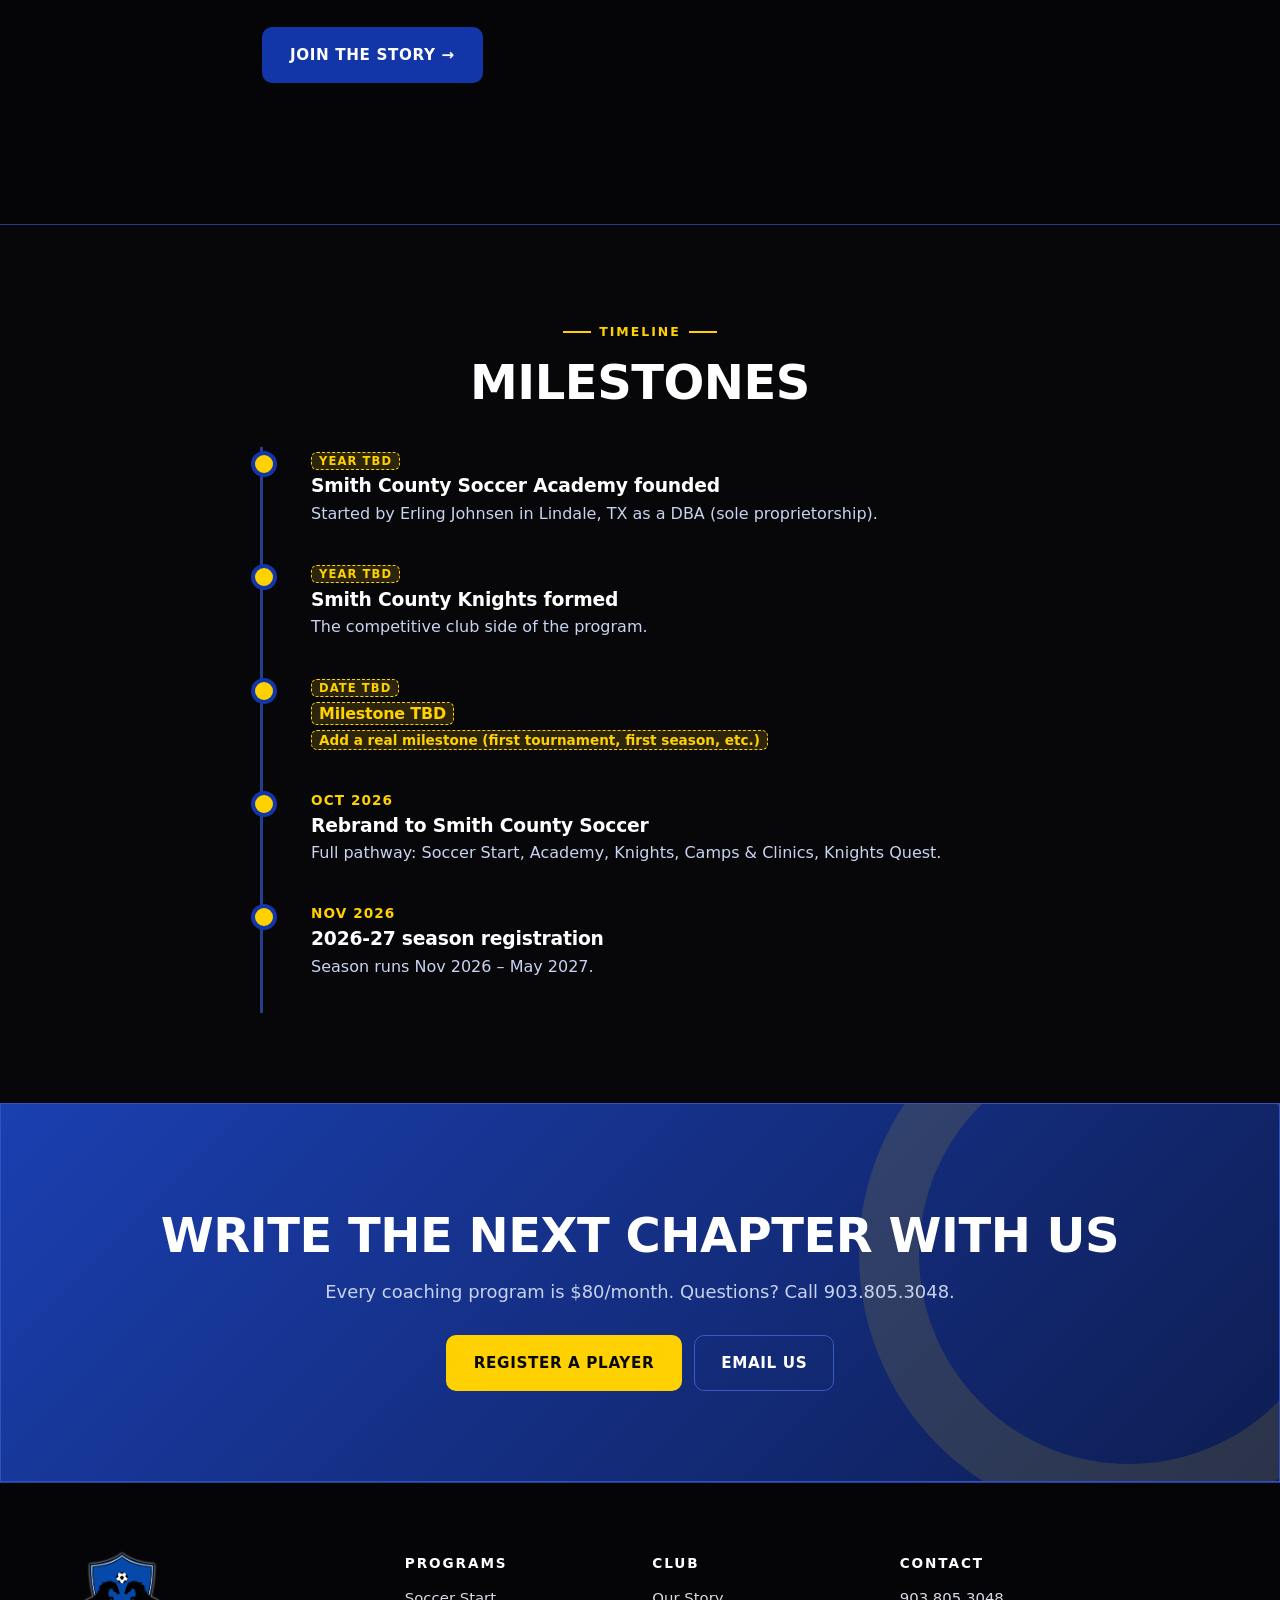
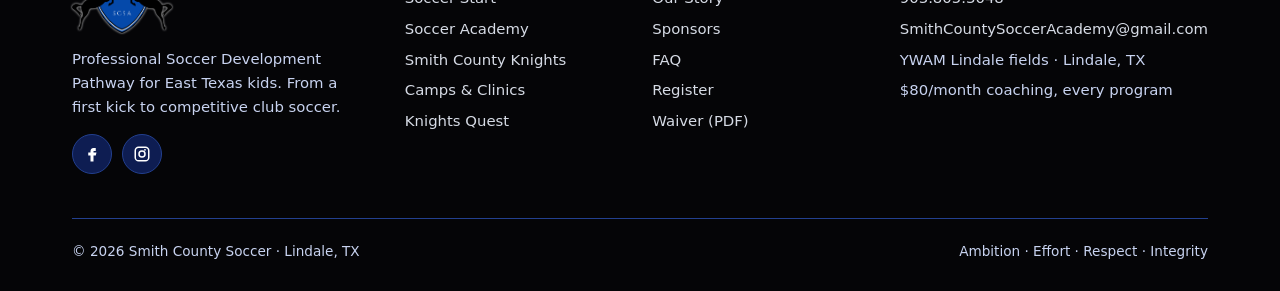
<file: about.html>
<!doctype html><html lang="en" class="no-js"><head>
<meta charset="utf-8"><meta name="viewport" content="width=device-width,initial-scale=1">
<title>Our Story | Smith County Soccer | Lindale, TX</title>
<meta name="description" content="The story of Smith County Soccer: from Smith County Soccer Academy to a full development pathway for East Texas kids.">
<link rel="canonical" href="https://smithcountysoccer.com/about.html">
<meta property="og:title" content="Our Story | Smith County Soccer | Lindale, TX"><meta property="og:description" content="The story of Smith County Soccer: from Smith County Soccer Academy to a full development pathway for East Texas kids.">
<meta property="og:image" content="https://smithcountysoccer.com/assets/img/scsa-crest.png"><meta name="theme-color" content="#050507">
<link rel="icon" href="assets/img/favicon.png"><link rel="apple-touch-icon" href="assets/img/apple-touch-icon.png"><link rel="stylesheet" href="assets/style.css">
</head><body>
<a class="skip" href="#main">Skip to content</a>
<header class="site"><div class="wrap nav">
 <a class="brand" href="index.html#top"><img src="assets/img/scsa-crest.png" alt="" width="46" height="37"><span>SMITH COUNTY SOCCER</span></a>
 <button class="menu-btn" aria-expanded="false" aria-controls="menu">Menu</button>
 <ul id="menu"><li><a href="index.html#programs">Programs</a></li><li><a href="index.html#pathway">Pathway</a></li><li><a href="index.html#knights-quest">Knights Quest</a></li><li><a href="about.html" aria-current="page">About</a></li><li><a href="index.html#sponsors">Sponsors</a></li><li><a href="index.html#faq">FAQ</a></li><li><a class="navcta" href="register.html">Register</a></li></ul>
</div></header>
<div class="readbar" aria-hidden="true"><span></span></div>
<main id="main">
<section class="page-hero"><div class="wrap">
 <div class="eyebrow">Our story</div>
 <h1>From a first kick to a full pathway</h1>
 <p>How Smith County Soccer is being built, one group and one season at a time, for the kids of East Texas.</p>
 <div class="cta"><a class="btn" href="#ch1">Start the story &darr;</a></div>
</div></section>

<section class="story" aria-label="Our story in chapters"><div class="wrap story-grid">
 <nav class="prog-dots" aria-label="Story chapters">
  <a href="#ch1">1<span>The spark</span></a><a href="#ch2">2<span>The Academy</span></a><a href="#ch3">3<span>The Knights</span></a><a href="#ch4">4<span>The rebrand</span></a><a href="#ch5">5<span>The mission</span></a><a href="#ch6">6<span>What's next</span></a>
 </nav>
 <div class="chapters">
  <article class="chapter" id="ch1"><div class="ch-num">Chapter 01</div><h2>The spark</h2>
   <p>Smith County Soccer was founded by <strong>Erling Johnsen</strong>, a coach based in Lindale, Texas, who wanted local kids to have access to professional-style soccer development close to home.</p>
   <p class="ph"><span class="tbd">TBD: Erling's backstory (how he got into soccer, why he started the club)</span></p>
   <p><span class="tbd">TBD: founding year</span></p>
   <div class="mvis" aria-hidden="true"></div></article>
  <article class="chapter" id="ch2"><div class="ch-num">Chapter 02</div><h2>Smith County Soccer Academy</h2>
   <p>The club began as <strong>Smith County Soccer Academy</strong>, a DBA operated as a sole proprietorship. The Academy focused on technique, 1v1 skills and small-sided games, with each age group trained on its own and never mixed.</p>
   <p><span class="tbd">TBD: first season, first group size, first field</span></p></article>
  <article class="chapter" id="ch3"><div class="ch-num">Chapter 03</div><h2>Enter the Knights</h2>
   <p>The <strong>Smith County Knights</strong> became the club's competitive side, giving players who outgrow the Academy a place to compete, and inspiring the <strong>Knights Quest</strong> tournament series: the search for the Golden Knight.</p>
   <p><span class="tbd">TBD: when the Knights first formed, first teams / results</span></p></article>
  <article class="chapter" id="ch4"><div class="ch-num">Chapter 04 &middot; October 2026</div><h2>One name, one pathway</h2>
   <p>In <strong>October 2026</strong>, the club rebranded as <strong>Smith County Soccer</strong>, bringing everything under one roof: Soccer Start (ages 2&ndash;5), the Soccer Academy, the Smith County Knights club, Camps &amp; Clinics and Knights Quest. One clear ladder, one flat price: $80/month for coaching.</p></article>
  <article class="chapter" id="ch5"><div class="ch-num">Chapter 05</div><h2>The mission</h2>
   <p>Bring <strong>professional-style development to East Texas kids</strong>: structured, age-appropriate coaching, built on four values: <strong>Ambition, Effort, Respect and Integrity</strong>.</p>
   <p>The Academy is coed for now, with boys and girls split onto separate groups once the Academy fills and a second coach joins.</p></article>
  <article class="chapter" id="ch6"><div class="ch-num">Chapter 06</div><h2>Building small, growing together</h2>
   <p>We're starting small on purpose: one group per program at launch, splitting into age groups as they fill. Every new family helps the pathway grow.</p>
   <p><span class="tbd">TBD: goals for the next seasons (teams, coaches, facilities)</span></p>
   <div class="cta"><a class="btn blue" href="register.html">Join the story &rarr;</a></div></article>
 </div>
 <div class="stage" aria-hidden="true">
  <div class="stage-inner">
   <div class="svis on"><div class="photo-ph big"><span class="tbd">PHOTO PLACEHOLDER: Erling coaching / early days</span></div></div>
   <div class="svis"><img src="assets/img/scsa-crest.png" alt=""><b>Smith County Soccer Academy</b><small>DBA &middot; sole proprietorship</small></div>
   <div class="svis dk"><img src="assets/img/knights.svg" alt=""><b>Smith County Knights</b><small>The competitive side</small></div>
   <div class="svis"><img src="assets/img/scsa-crest.png" alt=""><b>Smith County Soccer</b><small>Rebranded Oct 2026</small></div>
   <div class="svis vals"><span>Ambition</span><span>Effort</span><span>Respect</span><span>Integrity</span></div>
   <div class="svis"><div class="ladder-v"><i>Soccer Start</i><i>Academy</i><i>Knights</i><i>Knights Quest</i></div></div>
  </div>
 </div>
</div></section>

<section class="alt" id="timeline"><div class="wrap">
 <div class="sec-head center reveal"><div class="eyebrow blue">Timeline</div><h2>Milestones</h2></div>
 <ol class="timeline">
  <li class="reveal"><time><span class="tbd">Year TBD</span></time><h3>Smith County Soccer Academy founded</h3><p>Started by Erling Johnsen in Lindale, TX as a DBA (sole proprietorship).</p></li>
  <li class="reveal"><time><span class="tbd">Year TBD</span></time><h3>Smith County Knights formed</h3><p>The competitive club side of the program.</p></li>
  <li class="reveal"><time><span class="tbd">Date TBD</span></time><h3><span class="tbd">Milestone TBD</span></h3><p><span class="tbd">Add a real milestone (first tournament, first season, etc.)</span></p></li>
  <li class="reveal"><time>Oct 2026</time><h3>Rebrand to Smith County Soccer</h3><p>Full pathway: Soccer Start, Academy, Knights, Camps &amp; Clinics, Knights Quest.</p></li>
  <li class="reveal"><time>Nov 2026</time><h3>2026-27 season registration</h3><p>Season runs Nov 2026 &ndash; May 2027.</p></li>
 </ol>
</div></section>

<section class="bigcta"><div class="wrap" style="text-align:center">
 <h2 class="reveal">Write the next chapter with us</h2><p class="lede reveal" style="margin:0 auto">Every coaching program is $80/month. Questions? Call 903.805.3048.</p>
 <div class="cta reveal" style="justify-content:center"><a class="btn" href="register.html">Register a player</a><a class="btn alt" href="mailto:SmithCountySoccerAcademy@gmail.com">Email us</a></div>
</div></section>
</main>

<footer class="site"><div class="wrap">
 <div class="fgrid">
  <div><img class="logo" src="assets/img/scsa-crest.png" alt="Smith County Soccer"><p>Professional Soccer Development Pathway for East Texas kids. From a first kick to competitive club soccer.</p>
   <div class="social"><a href="https://www.facebook.com/smithcountysoccer" aria-label="Facebook"><svg viewBox="0 0 24 24" aria-hidden="true"><path d="M14 8h3V4h-3c-2.8 0-4 1.8-4 4.3V10H7v4h3v8h4v-8h3l1-4h-4V8.6c0-.4.3-.6.6-.6z"/></svg></a><a href="https://www.instagram.com/smithcountysocceracademy" aria-label="Instagram"><svg viewBox="0 0 24 24" aria-hidden="true"><path d="M12 7a5 5 0 100 10 5 5 0 000-10zm0 8a3 3 0 110-6 3 3 0 010 6zm5.2-8.6a1.2 1.2 0 11-2.4 0 1.2 1.2 0 012.4 0zM16.5 2h-9A5.5 5.5 0 002 7.5v9A5.5 5.5 0 007.5 22h9a5.5 5.5 0 005.5-5.5v-9A5.5 5.5 0 0016.5 2zm3.5 14.5a3.5 3.5 0 01-3.5 3.5h-9A3.5 3.5 0 014 16.5v-9A3.5 3.5 0 017.5 4h9A3.5 3.5 0 0120 7.5z"/></svg></a></div></div>
  <div><h4>Programs</h4><ul><li><a href="index.html#programs">Soccer Start</a></li><li><a href="index.html#programs">Soccer Academy</a></li><li><a href="index.html#programs">Smith County Knights</a></li><li><a href="index.html#camps">Camps &amp; Clinics</a></li><li><a href="index.html#knights-quest">Knights Quest</a></li></ul></div>
  <div><h4>Club</h4><ul><li><a href="about.html">Our Story</a></li><li><a href="index.html#sponsors">Sponsors</a></li><li><a href="index.html#faq">FAQ</a></li><li><a href="register.html">Register</a></li><li><a href="assets/docs/Waiver_and_Medical_Release.pdf">Waiver (PDF)</a></li></ul></div>
  <div><h4>Contact</h4><ul><li><a href="tel:+19038053048">903.805.3048</a></li><li><a href="mailto:SmithCountySoccerAcademy@gmail.com">SmithCountySoccerAcademy@gmail.com</a></li><li>YWAM Lindale fields &middot; Lindale, TX</li><li>$80/month coaching, every program</li></ul></div>
 </div>
 <div class="fbottom"><span>&copy; <span data-year>2026</span> Smith County Soccer &middot; Lindale, TX</span><span>Ambition &middot; Effort &middot; Respect &middot; Integrity</span></div>
</div></footer>
<script src="assets/js/site.js" defer></script>
</body></html>
</file>
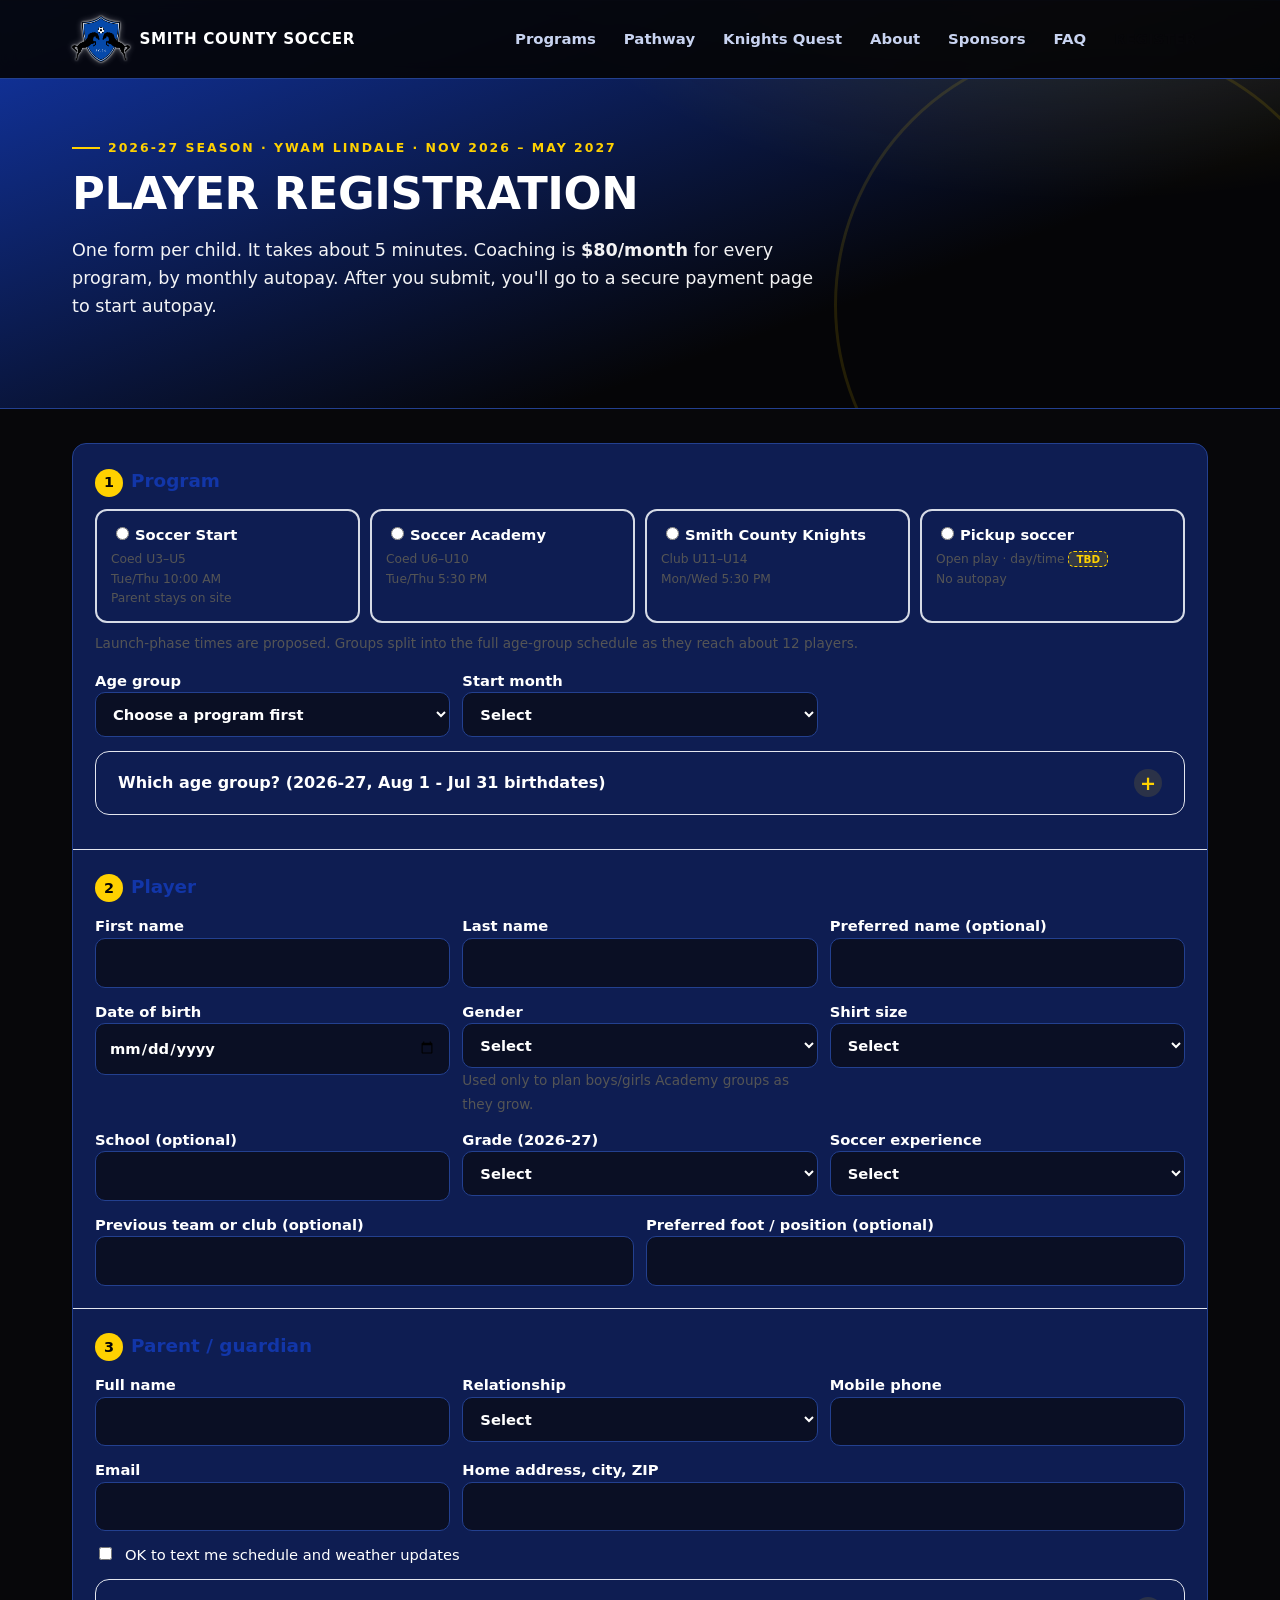
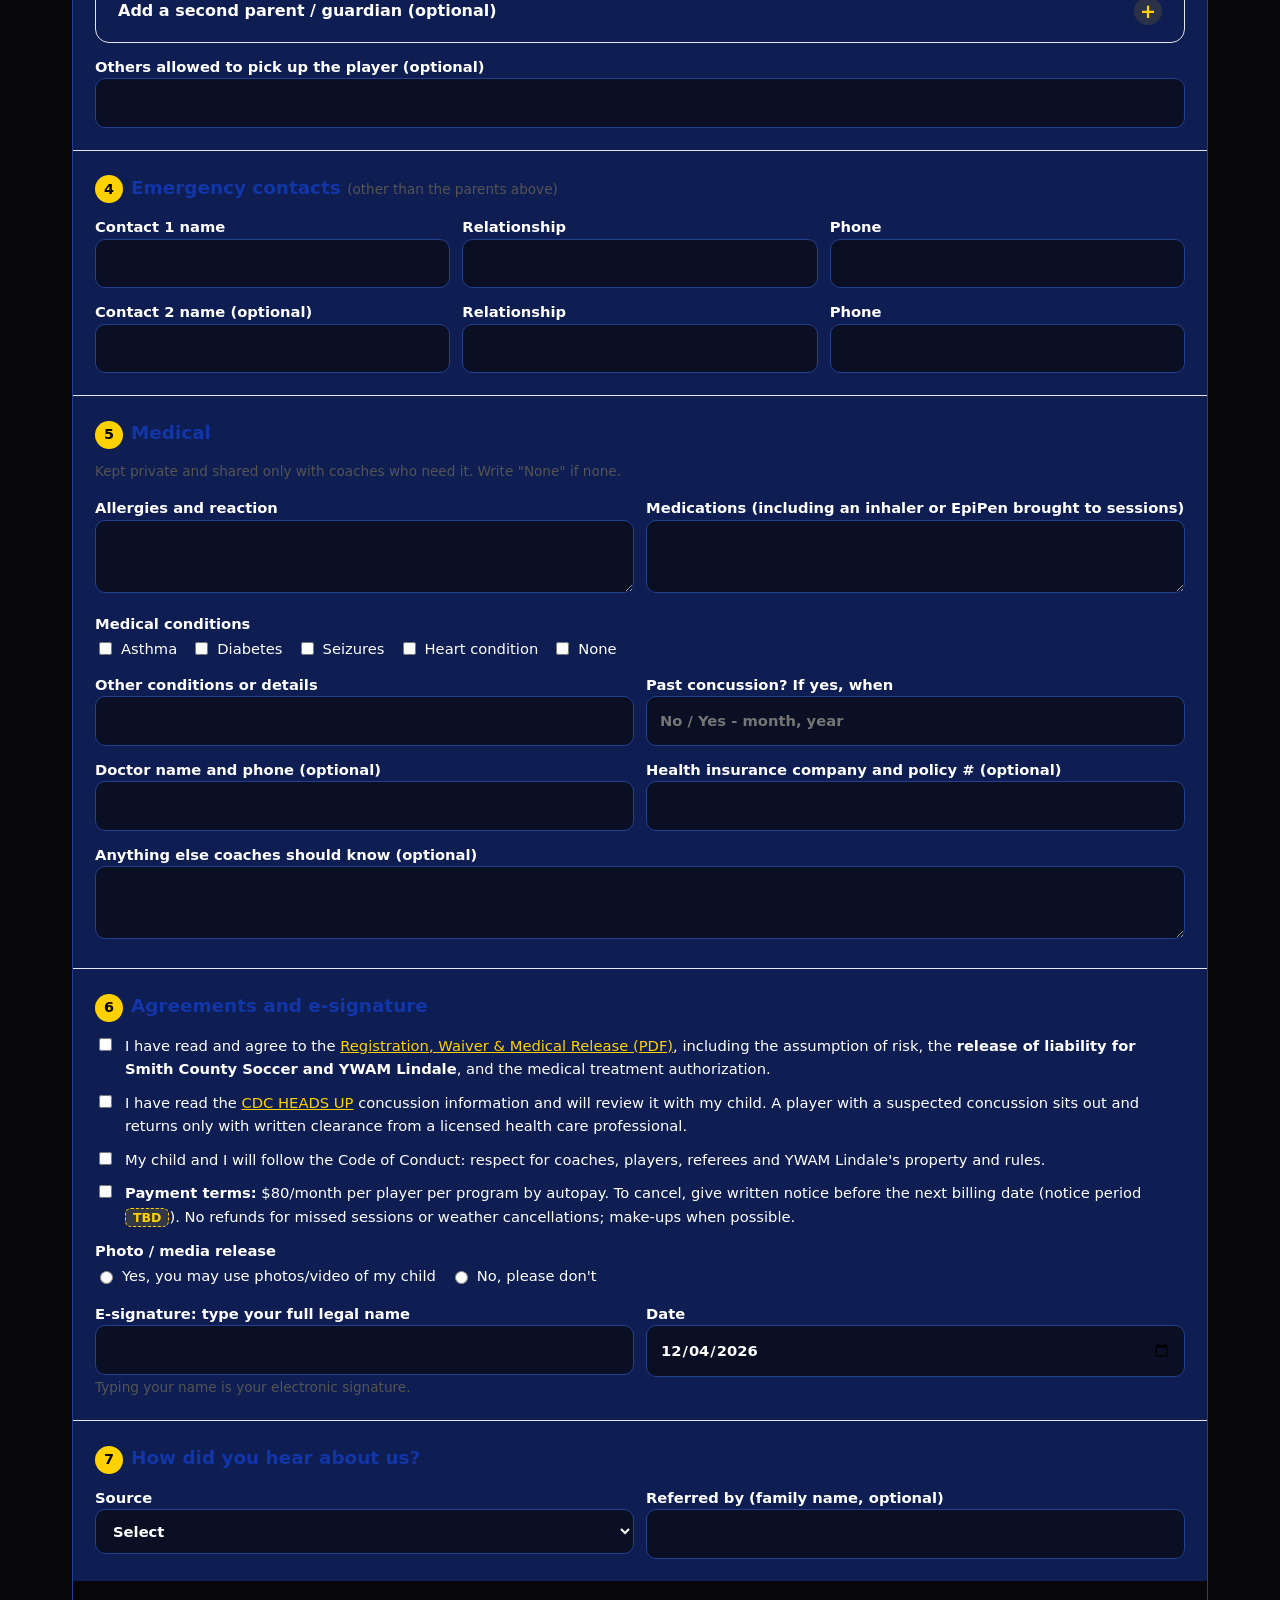
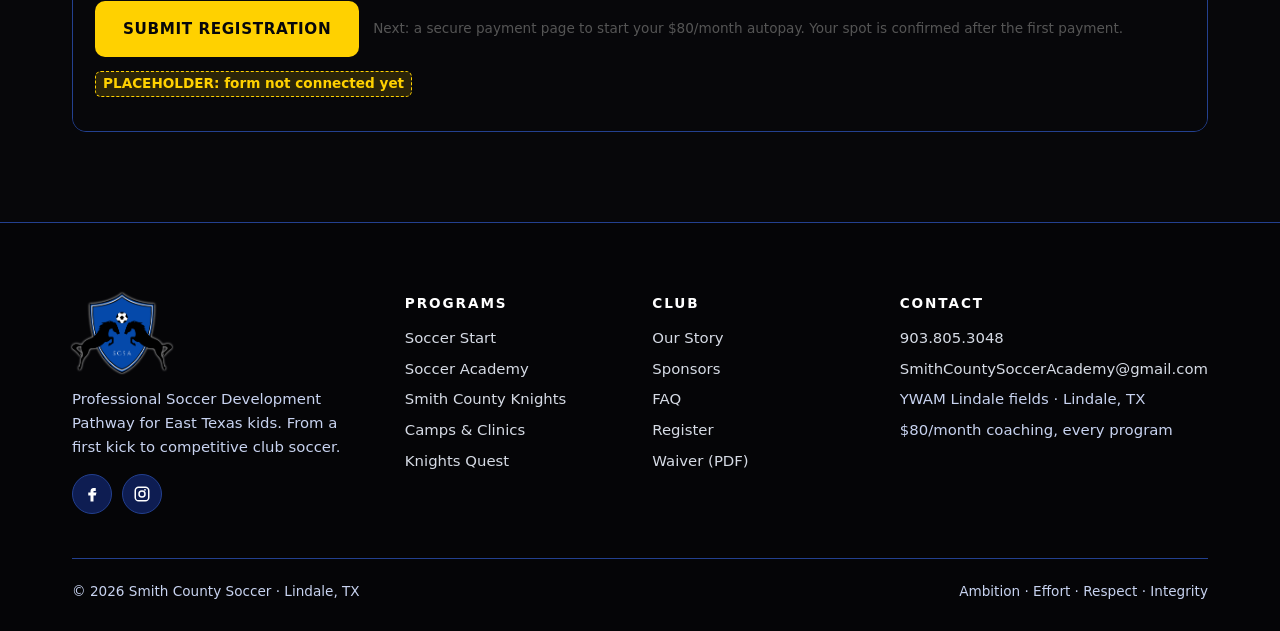
<file: register.html>
<!doctype html><html lang="en" class="no-js"><head>
<meta charset="utf-8"><meta name="viewport" content="width=device-width,initial-scale=1">
<title>Register | Smith County Soccer | Lindale, TX</title>
<meta name="description" content="Register for Smith County Soccer at YWAM Lindale: Soccer Start, Soccer Academy, Smith County Knights and Pickup soccer. 2026-27 season.">
<link rel="canonical" href="https://smithcountysoccer.com/register.html">
<link rel="icon" href="assets/img/favicon.png"><link rel="apple-touch-icon" href="assets/img/apple-touch-icon.png"><link rel="stylesheet" href="assets/style.css">
<style>
.reg-hero{padding:130px 0 70px}
.reg-hero p{max-width:760px;opacity:.95}
form.full{gap:0;padding:0;overflow:hidden}
fieldset{border:0;border-top:1px solid #e3e6ee;margin:0;padding:22px}
fieldset:first-of-type{border-top:0}
legend{font-weight:900;color:var(--blue);font-size:1.15rem;padding:0;float:left;width:100%;margin-bottom:12px}
legend span{display:inline-grid;place-items:center;width:28px;height:28px;border-radius:50%;background:var(--yellow);color:var(--black);font-size:.9rem;margin-right:8px}
.g{display:grid;gap:12px;clear:both}
@media(min-width:700px){.g.c2{grid-template-columns:1fr 1fr}.g.c3{grid-template-columns:1fr 1fr 1fr}}
.prog{display:grid;gap:10px}@media(min-width:820px){.prog{grid-template-columns:repeat(4,1fr)}}
.prog label{display:block;border:2px solid #d6dbe6;border-radius:12px;padding:12px 14px;cursor:pointer;font-weight:600}
.prog label:has(input:checked){border-color:var(--blue);background:#eef3fc}
.prog input{width:auto;margin-right:6px}.prog small{display:block;color:#555;font-weight:500;margin-top:4px}
.chk{display:flex;gap:10px;align-items:flex-start;font-weight:500}.chk input{width:auto;margin-top:4px;flex:none}
.inline{display:flex;flex-wrap:wrap;gap:14px;font-weight:500}.inline label{display:flex;gap:6px;align-items:center;font-weight:500}.inline input{width:auto}
.hint{font-weight:500;color:#555;font-size:.85rem}
.agegrid td,.agegrid th{font-size:.88rem}
.note{background:#eef3fc;border-left:5px solid var(--blue);border-radius:10px;padding:12px 14px;font-size:.92rem}
.submit-bar{background:var(--gray);padding:20px 22px;display:flex;flex-wrap:wrap;gap:14px;align-items:center}
#status{font-weight:700}
#done{display:none}
</style>
</head><body>
<a class="skip" href="#main">Skip to content</a>
<header class="site"><div class="wrap nav">
 <a class="brand" href="index.html#top"><img src="assets/img/scsa-crest.png" alt="" width="46" height="37"><span>SMITH COUNTY SOCCER</span></a>
 <button class="menu-btn" aria-expanded="false" aria-controls="menu">Menu</button>
 <ul id="menu"><li><a href="index.html#programs">Programs</a></li><li><a href="index.html#pathway">Pathway</a></li><li><a href="index.html#knights-quest">Knights Quest</a></li><li><a href="about.html">About</a></li><li><a href="index.html#sponsors">Sponsors</a></li><li><a href="index.html#faq">FAQ</a></li><li><a class="navcta" href="register.html" aria-current="page">Register</a></li></ul>
</div></header>
<main id="main">
<section class="page-hero reg-hero"><div class="wrap">
 <div class="eyebrow">2026-27 season &middot; YWAM Lindale &middot; Nov 2026 &ndash; May 2027</div>
 <h1 style="font-size:clamp(1.9rem,5vw,2.8rem)">Player Registration</h1>
 <p>One form per child. It takes about 5 minutes. Coaching is <strong>$80/month</strong> for every program, by monthly autopay. After you submit, you'll go to a secure payment page to start autopay.</p>
</div></section>

<section class="alt" style="padding-top:34px"><div class="wrap">
<!--
  ===== PLACEHOLDER FORM ACTION =====
  Replace YOUR_FORM_ID below with a real endpoint before going live.
  Recommended (simplest, free): Formspree. Create a free account, create a form, and paste its endpoint
  (https://formspree.io/f/xxxxxxx) into action="". Free plan: 50 submissions/month, 30-day archive, email delivery.
  Alternatives: Google Forms (free, unlimited, responses in Google Sheets; link or embed it instead of this form)
  or Jotform (built-in e-signature and payment widgets).
  Autopay: create one recurring $80/month Stripe Payment Link (or a Square subscription/checkout link) and paste it
  into PAYMENT_LINK in the script at the bottom. After a successful submit, families are sent to that link.
-->
<form class="full" id="regform" action="https://formspree.io/f/YOUR_FORM_ID" method="POST">
 <input type="hidden" name="_subject" value="New registration - Smith County Soccer">
 <input type="text" name="_gotcha" style="display:none" tabindex="-1" autocomplete="off">

 <fieldset><legend><span>1</span>Program</legend>
  <div class="prog g">
   <label><input type="radio" name="program" value="Soccer Start" required>Soccer Start<small>Coed U3&ndash;U5<br>Tue/Thu 10:00 AM<br>Parent stays on site</small></label>
   <label><input type="radio" name="program" value="Soccer Academy">Soccer Academy<small>Coed U6&ndash;U10<br>Tue/Thu 5:30 PM</small></label>
   <label><input type="radio" name="program" value="Smith County Knights (Club)">Smith County Knights<small>Club U11&ndash;U14<br>Mon/Wed 5:30 PM</small></label>
   <label><input type="radio" name="program" value="Pickup soccer">Pickup soccer<small>Open play &middot; day/time <span class="tbd">TBD</span><br>No autopay</small></label>
  </div>
  <p class="hint" style="margin:10px 0 0">Launch-phase times are proposed. Groups split into the full age-group schedule as they reach about 12 players.</p>
  <div class="g c3" style="margin-top:14px">
   <label>Age group<select name="age_group" id="age_group" required><option value="">Choose a program first</option></select><span class="hint" id="age_hint"></span></label>
   <label>Start month<select name="start_month" required><option value="">Select</option><option>Nov 2026</option><option>Dec 2026</option><option>Jan 2027</option><option>Feb 2027</option><option>Mar 2027</option><option>Apr 2027</option><option>May 2027</option></select></label>
  </div>
  <details style="margin-top:14px;box-shadow:none;border:1px solid #e3e6ee"><summary>Which age group? (2026-27, Aug 1 - Jul 31 birthdates)</summary>
   <table class="agegrid"><tr><th>Group</th><th>Born between</th></tr>
    <tr><td>U3</td><td>Aug 1, 2023 &ndash; Jul 31, 2024</td></tr><tr><td>U4</td><td>Aug 1, 2022 &ndash; Jul 31, 2023</td></tr><tr><td>U5</td><td>Aug 1, 2021 &ndash; Jul 31, 2022</td></tr>
    <tr><td>U6 (incl. U7)</td><td>Aug 1, 2019 &ndash; Jul 31, 2021</td></tr><tr><td>U8 (incl. U9)</td><td>Aug 1, 2017 &ndash; Jul 31, 2019</td></tr><tr><td>U10</td><td>Aug 1, 2016 &ndash; Jul 31, 2017</td></tr>
    <tr><td>U11 (incl. U12)</td><td>Aug 1, 2014 &ndash; Jul 31, 2016</td></tr><tr><td>U13 (incl. U14)</td><td>Aug 1, 2012 &ndash; Jul 31, 2014</td></tr></table>
   <p class="hint">In-between ages train with the group below: U7 with U6, U9 with U8, U12 with U11, U14 with U13. The coach may adjust by ability.</p></details>
 </fieldset>

 <fieldset><legend><span>2</span>Player</legend>
  <div class="g c3">
   <label>First name<input name="player_first" required autocomplete="off"></label>
   <label>Last name<input name="player_last" required autocomplete="off"></label>
   <label>Preferred name (optional)<input name="player_nickname"></label>
   <label>Date of birth<input type="date" name="player_dob" id="dob" required></label>
   <label>Gender<select name="player_gender" required><option value="">Select</option><option>Boy</option><option>Girl</option></select><span class="hint">Used only to plan boys/girls Academy groups as they grow.</span></label>
   <label>Shirt size<select name="shirt_size" required><option value="">Select</option><option>Youth XS (2-4)</option><option>Youth S (6-8)</option><option>Youth M (10-12)</option><option>Youth L (14-16)</option><option>Youth XL</option><option>Adult S</option><option>Adult M</option><option>Adult L</option></select></label>
   <label>School (optional)<input name="school"></label>
   <label>Grade (2026-27)<select name="grade"><option value="">Select</option><option>Not in school yet</option><option>Pre-K</option><option>K</option><option>1</option><option>2</option><option>3</option><option>4</option><option>5</option><option>6</option><option>7</option><option>8</option></select></label>
   <label>Soccer experience<select name="experience" required><option value="">Select</option><option>None, brand new</option><option>1 season</option><option>2-3 seasons</option><option>4+ seasons</option><option>Club / select</option></select></label>
  </div>
  <div class="g c2" style="margin-top:12px"><label>Previous team or club (optional)<input name="previous_team"></label><label>Preferred foot / position (optional)<input name="position"></label></div>
 </fieldset>

 <fieldset><legend><span>3</span>Parent / guardian</legend>
  <div class="g c3">
   <label>Full name<input name="parent1_name" required autocomplete="name"></label>
   <label>Relationship<select name="parent1_relationship" required><option value="">Select</option><option>Mother</option><option>Father</option><option>Legal guardian</option><option>Other</option></select></label>
   <label>Mobile phone<input type="tel" name="parent1_phone" required autocomplete="tel"></label>
   <label>Email<input type="email" name="parent1_email" required autocomplete="email"></label>
   <label style="grid-column:span 2">Home address, city, ZIP<input name="address" required autocomplete="street-address"></label>
  </div>
  <label class="chk" style="margin-top:12px"><input type="checkbox" name="ok_to_text" value="yes">OK to text me schedule and weather updates</label>
  <details style="margin-top:12px;box-shadow:none;border:1px solid #e3e6ee"><summary>Add a second parent / guardian (optional)</summary>
   <div class="g c2"><label>Full name<input name="parent2_name"></label><label>Relationship<input name="parent2_relationship"></label><label>Mobile phone<input type="tel" name="parent2_phone"></label><label>Email<input type="email" name="parent2_email"></label></div></details>
  <label style="display:block;margin-top:12px">Others allowed to pick up the player (optional)<input name="authorized_pickup"></label>
 </fieldset>

 <fieldset><legend><span>4</span>Emergency contacts <small class="hint">(other than the parents above)</small></legend>
  <div class="g c3">
   <label>Contact 1 name<input name="ec1_name" required></label><label>Relationship<input name="ec1_relationship" required></label><label>Phone<input type="tel" name="ec1_phone" required></label>
   <label>Contact 2 name (optional)<input name="ec2_name"></label><label>Relationship<input name="ec2_relationship"></label><label>Phone<input type="tel" name="ec2_phone"></label>
  </div>
 </fieldset>

 <fieldset><legend><span>5</span>Medical</legend>
  <p class="hint" style="clear:both;margin-top:0">Kept private and shared only with coaches who need it. Write "None" if none.</p>
  <div class="g c2">
   <label>Allergies and reaction<textarea name="allergies" rows="2" required></textarea></label>
   <label>Medications (including an inhaler or EpiPen brought to sessions)<textarea name="medications" rows="2" required></textarea></label>
  </div>
  <div style="margin-top:12px"><span style="font-weight:600;font-size:.92rem">Medical conditions</span>
   <div class="inline"><label><input type="checkbox" name="conditions" value="Asthma">Asthma</label><label><input type="checkbox" name="conditions" value="Diabetes">Diabetes</label><label><input type="checkbox" name="conditions" value="Seizures">Seizures</label><label><input type="checkbox" name="conditions" value="Heart condition">Heart condition</label><label><input type="checkbox" name="conditions" value="None">None</label></div></div>
  <div class="g c2" style="margin-top:12px">
   <label>Other conditions or details<input name="conditions_other"></label>
   <label>Past concussion? If yes, when<input name="past_concussion" placeholder="No / Yes - month, year" required></label>
   <label>Doctor name and phone (optional)<input name="doctor"></label>
   <label>Health insurance company and policy # (optional)<input name="health_insurance"></label>
  </div>
  <label style="display:block;margin-top:12px">Anything else coaches should know (optional)<textarea name="medical_notes" rows="2"></textarea></label>
 </fieldset>

 <fieldset><legend><span>6</span>Agreements and e-signature</legend>
  <div class="g" style="gap:10px">
   <label class="chk"><input type="checkbox" name="agree_waiver" value="yes" required><span>I have read and agree to the <a href="assets/docs/Waiver_and_Medical_Release.pdf" target="_blank" rel="noopener">Registration, Waiver &amp; Medical Release (PDF)</a>, including the assumption of risk, the <strong>release of liability for Smith County Soccer and YWAM Lindale</strong>, and the medical treatment authorization.</span></label>
   <label class="chk"><input type="checkbox" name="agree_concussion" value="yes" required><span>I have read the <a href="https://www.cdc.gov/heads-up/" target="_blank" rel="noopener">CDC HEADS UP</a> concussion information and will review it with my child. A player with a suspected concussion sits out and returns only with written clearance from a licensed health care professional.</span></label>
   <label class="chk"><input type="checkbox" name="agree_conduct" value="yes" required><span>My child and I will follow the Code of Conduct: respect for coaches, players, referees and YWAM Lindale's property and rules.</span></label>
   <label class="chk"><input type="checkbox" name="agree_payment" value="yes" id="agree_payment" required><span><strong>Payment terms:</strong> $80/month per player per program by autopay. To cancel, give written notice before the next billing date (notice period <span class="tbd">TBD</span>). No refunds for missed sessions or weather cancellations; make-ups when possible.</span></label>
   <div><span style="font-weight:600;font-size:.92rem">Photo / media release</span>
    <div class="inline"><label><input type="radio" name="photo_release" value="Yes" required>Yes, you may use photos/video of my child</label><label><input type="radio" name="photo_release" value="No">No, please don't</label></div></div>
  </div>
  <div class="g c2" style="margin-top:14px">
   <label>E-signature: type your full legal name<input name="esignature" required><span class="hint">Typing your name is your electronic signature.</span></label>
   <label>Date<input type="date" name="signature_date" id="sigdate" required></label>
  </div>
 </fieldset>

 <fieldset><legend><span>7</span>How did you hear about us?</legend>
  <div class="g c2">
   <label>Source<select name="heard_from" required><option value="">Select</option><option>Friend or family</option><option>YWAM Lindale</option><option>School flyer</option><option>Church</option><option>Facebook / Instagram</option><option>Google</option><option>Knights Quest event</option><option>Other</option></select></label>
   <label>Referred by (family name, optional)<input name="referred_by"></label>
  </div>
 </fieldset>

 <div class="submit-bar">
  <button class="btn" type="submit">Submit registration</button>
  <span class="hint" id="paynote">Next: a secure payment page to start your $80/month autopay. Your spot is confirmed after the first payment.</span>
  <span class="tbd">PLACEHOLDER: form not connected yet</span>
  <div id="status" role="status" aria-live="polite" style="width:100%"></div>
 </div>
</form>

<div id="done" class="card" style="margin-top:20px">
 <h2>Thank you! Registration received.</h2>
 <p id="done_msg">Last step: start your $80/month autopay to confirm your spot.</p>
 <p><a class="btn" id="paybtn" href="#" target="_blank" rel="noopener">Set up autopay ($80/month)</a></p>
 <p class="hint">Registering another child? <a href="register.html">Start a new form</a>.</p>
</div>
</div></section>
</main>
<footer class="site"><div class="wrap">
 <div class="fgrid">
  <div><img class="logo" src="assets/img/scsa-crest.png" alt="Smith County Soccer"><p>Professional Soccer Development Pathway for East Texas kids. From a first kick to competitive club soccer.</p>
   <div class="social"><a href="https://www.facebook.com/smithcountysoccer" aria-label="Facebook"><svg viewBox="0 0 24 24" aria-hidden="true"><path d="M14 8h3V4h-3c-2.8 0-4 1.8-4 4.3V10H7v4h3v8h4v-8h3l1-4h-4V8.6c0-.4.3-.6.6-.6z"/></svg></a><a href="https://www.instagram.com/smithcountysocceracademy" aria-label="Instagram"><svg viewBox="0 0 24 24" aria-hidden="true"><path d="M12 7a5 5 0 100 10 5 5 0 000-10zm0 8a3 3 0 110-6 3 3 0 010 6zm5.2-8.6a1.2 1.2 0 11-2.4 0 1.2 1.2 0 012.4 0zM16.5 2h-9A5.5 5.5 0 002 7.5v9A5.5 5.5 0 007.5 22h9a5.5 5.5 0 005.5-5.5v-9A5.5 5.5 0 0016.5 2zm3.5 14.5a3.5 3.5 0 01-3.5 3.5h-9A3.5 3.5 0 014 16.5v-9A3.5 3.5 0 017.5 4h9A3.5 3.5 0 0120 7.5z"/></svg></a></div></div>
  <div><h4>Programs</h4><ul><li><a href="index.html#programs">Soccer Start</a></li><li><a href="index.html#programs">Soccer Academy</a></li><li><a href="index.html#programs">Smith County Knights</a></li><li><a href="index.html#camps">Camps &amp; Clinics</a></li><li><a href="index.html#knights-quest">Knights Quest</a></li></ul></div>
  <div><h4>Club</h4><ul><li><a href="about.html">Our Story</a></li><li><a href="index.html#sponsors">Sponsors</a></li><li><a href="index.html#faq">FAQ</a></li><li><a href="register.html">Register</a></li><li><a href="assets/docs/Waiver_and_Medical_Release.pdf">Waiver (PDF)</a></li></ul></div>
  <div><h4>Contact</h4><ul><li><a href="tel:+19038053048">903.805.3048</a></li><li><a href="mailto:SmithCountySoccerAcademy@gmail.com">SmithCountySoccerAcademy@gmail.com</a></li><li>YWAM Lindale fields &middot; Lindale, TX</li><li>$80/month coaching, every program</li></ul></div>
 </div>
 <div class="fbottom"><span>&copy; <span data-year>2026</span> Smith County Soccer &middot; Lindale, TX</span><span>Ambition &middot; Effort &middot; Respect &middot; Integrity</span></div>
</div></footer>
<script>
// PLACEHOLDER: paste your recurring $80/month Stripe Payment Link (or Square checkout link) here.
const PAYMENT_LINK = "https://buy.stripe.com/YOUR_PAYMENT_LINK";
const GROUPS={"Soccer Start":["U3","U4","U5"],"Soccer Academy":["U6 (incl. U7)","U8 (incl. U9)","U10"],"Smith County Knights (Club)":["U11 (incl. U12)","U13 (incl. U14)"],"Pickup soccer":["Pickup (all ages TBD)"]};
const sel=document.getElementById('age_group'),hint=document.getElementById('age_hint'),f=document.getElementById('regform');
function uAge(d){if(!d)return null;const [y,mo]=d.split('-').map(Number);return (mo>=8?2026:2027)-y} // 2026-27 seasonal year, Aug 1 cutoff
function suggest(u){if(u==null)return '';const map={3:'U3',4:'U4',5:'U5',6:'U6',7:'U6',8:'U8',9:'U8',10:'U10',11:'U11',12:'U11',13:'U13',14:'U13'};return map[u]||''}
function refresh(){const p=(f.querySelector('input[name=program]:checked')||{}).value;const u=uAge(document.getElementById('dob').value);const s=suggest(u);
 if(p){const cur=sel.value;sel.innerHTML='<option value="">Select</option>'+GROUPS[p].map(g=>'<option>'+g+'</option>').join('');
  const match=GROUPS[p].find(g=>s&&g.startsWith(s+' ')||g===s);sel.value=GROUPS[p].includes(cur)?cur:(match||'');}
 hint.textContent=u?('Birthdate fits U'+u+' for 2026-27'+(s?' (group '+s+')':'')+'.'):'';
 const pickup=p==='Pickup soccer';document.getElementById('agree_payment').required=!pickup;document.getElementById('paynote').style.display=pickup?'none':''}
f.querySelectorAll('input[name=program]').forEach(r=>r.addEventListener('change',refresh));document.getElementById('dob').addEventListener('change',refresh);
document.getElementById('sigdate').valueAsDate=new Date();
f.addEventListener('submit',async e=>{e.preventDefault();const st=document.getElementById('status');
 if(f.action.includes('YOUR_FORM_ID')){st.innerHTML='<span class="tbd">Demo mode: this form is not connected yet (placeholder action). Nothing was sent.</span>';return}
 st.textContent='Sending...';
 try{const r=await fetch(f.action,{method:'POST',body:new FormData(f),headers:{Accept:'application/json'}});
  if(!r.ok)throw 0;const pickup=(f.querySelector('input[name=program]:checked')||{}).value==='Pickup soccer';
  f.style.display='none';const d=document.getElementById('done');d.style.display='block';
  if(pickup){document.getElementById('done_msg').textContent="We'll be in touch with pickup soccer details.";document.getElementById('paybtn').parentElement.style.display='none'}
  else document.getElementById('paybtn').href=PAYMENT_LINK;d.scrollIntoView({behavior:'smooth'})}
 catch(_){st.textContent='Something went wrong. Please try again or contact us.'}});
</script>
<script src="assets/js/site.js" defer></script>
</body></html>
</file>
<file: assets/style.css>
/* Smith County Soccer v3 */
:root{--blue:#0A4DB0;--blue2:#06306f;--navy:#071a3a;--black:#0b0d12;--white:#fff;--yellow:#FFC72C;--gray:#f3f5f9;--ink:#1a1f2b;--muted:#5b6475;--r:18px;--shadow:0 10px 30px rgba(7,26,58,.12)}
*{box-sizing:border-box}html{scroll-behavior:smooth;scroll-padding-top:80px}
body{margin:0;font-family:"Inter",system-ui,-apple-system,"Segoe UI",Roboto,Arial,sans-serif;color:var(--ink);line-height:1.6;background:#fff;-webkit-font-smoothing:antialiased}
img{max-width:100%;display:block}a{color:var(--blue)}
.wrap{max-width:1180px;margin:0 auto;padding:0 22px}
.skip{position:absolute;left:-999px;top:8px;z-index:100;background:var(--yellow);color:#000;padding:8px 14px;border-radius:8px}.skip:focus{left:8px}
:focus-visible{outline:3px solid var(--yellow);outline-offset:3px}
.tbd{background:#fff3c4;border:1px dashed #c99a00;padding:1px 7px;border-radius:6px;font-weight:700;font-size:.85em;color:#6b5000;white-space:normal}
/* nav */
header.site{position:fixed;top:0;left:0;right:0;z-index:50;transition:background .3s,box-shadow .3s,backdrop-filter .3s}
header.site .nav{display:flex;align-items:center;justify-content:space-between;height:78px;transition:height .3s}
header.site.scrolled,header.site.solid{background:rgba(8,14,28,.72);backdrop-filter:blur(14px) saturate(1.4);-webkit-backdrop-filter:blur(14px) saturate(1.4);box-shadow:0 6px 24px rgba(0,0,0,.25)}
header.site.scrolled .nav{height:60px}
.brand{display:flex;align-items:center;gap:10px;color:#fff;text-decoration:none;font-weight:900;letter-spacing:.06em;font-size:.95rem}
.brand img{height:46px;width:auto;transition:height .3s}header.site.scrolled .brand img{height:36px}
.nav ul{list-style:none;margin:0;padding:0;display:none;gap:4px;align-items:center}
.nav ul a{color:#fff;text-decoration:none;font-weight:600;font-size:.93rem;padding:8px 12px;border-radius:999px;transition:background .2s,color .2s}
.nav ul a:hover,.nav ul a[aria-current]{background:rgba(255,255,255,.12);color:var(--yellow)}
.nav ul a.navcta{background:var(--yellow);color:#000;font-weight:800}.nav ul a.navcta:hover{background:#fff;color:#000}
.menu-btn{background:rgba(255,255,255,.08);border:1.5px solid var(--yellow);color:var(--yellow);border-radius:10px;padding:7px 14px;font-weight:800;font:inherit;cursor:pointer}
.nav ul.open{display:flex;flex-direction:column;align-items:stretch;position:absolute;top:100%;left:0;right:0;background:rgba(8,14,28,.96);padding:14px 22px 22px}
.btn{display:inline-flex;align-items:center;gap:8px;background:var(--yellow);color:#000;font-weight:800;padding:14px 26px;border-radius:999px;text-decoration:none;border:0;cursor:pointer;font:inherit;font-weight:800;box-shadow:0 8px 24px rgba(255,199,44,.35);transition:transform .2s,box-shadow .2s}
.btn:hover{transform:translateY(-2px);box-shadow:0 12px 30px rgba(255,199,44,.5)}
.btn.alt{background:rgba(255,255,255,.06);color:#fff;border:1.5px solid rgba(255,255,255,.6);box-shadow:none}.btn.alt:hover{background:#fff;color:#000}
.btn.blue{background:var(--blue);color:#fff;box-shadow:0 8px 24px rgba(10,77,176,.35)}
/* hero parallax */
.hero{position:relative;min-height:100vh;min-height:100svh;display:flex;align-items:center;color:#fff;overflow:hidden;background:var(--navy);isolation:isolate}
.layer{position:absolute;inset:-12% 0;will-change:transform;pointer-events:none}
.l-sky{background:radial-gradient(1200px 600px at 75% 10%,#1d63d1 0%,transparent 60%),radial-gradient(900px 500px at 10% 90%,#0a2c66 0%,transparent 60%),linear-gradient(170deg,#0A4DB0 0%,#06306f 55%,#04112a 100%)}
.l-lines{opacity:.18;background:url("data:image/svg+xml,%3Csvg xmlns='http://www.w3.org/2000/svg' viewBox='0 0 1200 800' preserveAspectRatio='none'%3E%3Cg fill='none' stroke='white' stroke-width='3'%3E%3Crect x='60' y='60' width='1080' height='680'/%3E%3Cline x1='600' y1='60' x2='600' y2='740'/%3E%3Ccircle cx='600' cy='400' r='110'/%3E%3Crect x='60' y='230' width='170' height='340'/%3E%3Crect x='970' y='230' width='170' height='340'/%3E%3Crect x='60' y='320' width='60' height='160'/%3E%3Crect x='1080' y='320' width='60' height='160'/%3E%3C/g%3E%3C/svg%3E") center/cover no-repeat;transform-origin:center;mask-image:linear-gradient(to bottom,transparent,#000 30%,#000 80%,transparent)}
.l-glow{background:radial-gradient(500px 500px at 80% 60%,rgba(255,199,44,.22),transparent 65%)}
.l-crest{display:flex;justify-content:flex-end;align-items:center;padding-right:4vw;opacity:.13;inset:0}
.l-crest img{width:min(70vw,720px)}
.l-stripes{inset:auto 0 -2px 0;height:140px;background:linear-gradient(to top,#fff 0 18%,transparent 18%),repeating-linear-gradient(100deg,transparent 0 60px,rgba(255,255,255,.035) 60px 120px)}
.hero .content{position:relative;z-index:2;padding-top:130px;padding-bottom:120px;display:grid;gap:40px;align-items:center}
.eyebrow{display:inline-flex;align-items:center;gap:8px;color:var(--yellow);font-weight:800;text-transform:uppercase;letter-spacing:.16em;font-size:.78rem}
.eyebrow::before{content:"";width:28px;height:2px;background:currentColor}
h1,h2,h3{line-height:1.1;letter-spacing:-.02em}
.hero h1{font-size:clamp(2.5rem,7.5vw,5.2rem);margin:.25em 0 .3em;font-weight:900}
.hero h1 .hl{background:linear-gradient(90deg,var(--yellow),#ffe28a);-webkit-background-clip:text;background-clip:text;color:transparent}
.hero p.sub{font-size:clamp(1.05rem,2vw,1.25rem);max-width:600px;opacity:.92}
.cta{display:flex;flex-wrap:wrap;gap:12px;margin-top:28px}
.hero-badge{display:grid;place-items:center}
.hero-badge img{width:min(78vw,380px);filter:drop-shadow(0 30px 60px rgba(0,0,0,.45))}
.chips{display:flex;flex-wrap:wrap;gap:8px;margin-top:26px}
.chip{border:1px solid rgba(255,255,255,.25);background:rgba(255,255,255,.07);backdrop-filter:blur(6px);border-radius:999px;padding:6px 14px;font-size:.85rem;font-weight:600}
.scroll-cue{position:absolute;bottom:150px;left:50%;transform:translateX(-50%);z-index:3;width:26px;height:42px;border:2px solid rgba(255,255,255,.6);border-radius:14px}
.scroll-cue::after{content:"";position:absolute;left:50%;top:8px;width:4px;height:8px;margin-left:-2px;border-radius:2px;background:var(--yellow);animation:cue 1.6s infinite}
@keyframes cue{0%{opacity:0;transform:translateY(0)}40%{opacity:1}100%{opacity:0;transform:translateY(14px)}}
/* sections */
section{padding:90px 0;position:relative}section.alt{background:var(--gray)}section.dark{background:var(--black);color:#fff}
h2{font-size:clamp(1.9rem,4.5vw,3rem);margin:.3em 0 .35em;font-weight:900}
.lede{max-width:740px;font-size:1.12rem;color:var(--muted)}.dark .lede{color:#c4cad6}
.sec-head{margin-bottom:38px}.sec-head.center{text-align:center}.sec-head.center .lede{margin:0 auto}.sec-head.center .eyebrow::after{content:"";width:28px;height:2px;background:currentColor}
.eyebrow.blue{color:var(--blue)}
/* pathway */
.pathway{display:grid;gap:18px;position:relative;counter-reset:s}
.pstep{position:relative;background:#fff;border-radius:var(--r);padding:28px 24px;box-shadow:var(--shadow);border:1px solid #e6eaf2;overflow:hidden}
.pstep .num{font-size:3.4rem;font-weight:900;line-height:1;color:transparent;-webkit-text-stroke:2px var(--blue);opacity:.35;position:absolute;right:18px;top:12px}
.pstep img{height:64px;width:auto;margin-bottom:14px}
.pstep h3{margin:.1em 0 .3em;font-size:1.35rem}.pstep p{margin:0;color:var(--muted)}
.pstep .age{display:inline-block;margin-bottom:10px;font-size:.75rem;font-weight:800;letter-spacing:.1em;text-transform:uppercase;background:#eaf1fd;color:var(--blue);padding:4px 10px;border-radius:999px}
.pstep.gold{background:linear-gradient(160deg,#111 0%,#1b1f2a 100%);color:#fff;border-color:#222}.pstep.gold p{color:#c9ced8}.pstep.gold .age{background:rgba(255,199,44,.15);color:var(--yellow)}.pstep.gold .num{-webkit-text-stroke-color:var(--yellow)}
.arrow{display:none}
/* cards */
.cards{display:grid;gap:22px;margin-top:24px}
.card{background:#fff;border-radius:var(--r);padding:26px;box-shadow:var(--shadow);border:1px solid #e6eaf2;position:relative}
.card h3{margin:.1em 0 .3em}.card .logo{height:70px;width:auto;margin-bottom:10px}
.pcard{overflow:hidden;transition:transform .35s cubic-bezier(.2,.8,.2,1),box-shadow .35s;border-top:6px solid var(--blue)}
.pcard::before{content:"";position:absolute;inset:0;background:linear-gradient(160deg,rgba(10,77,176,.07),transparent 50%);opacity:0;transition:opacity .35s}
.pcard:hover{transform:translateY(-8px);box-shadow:0 24px 50px rgba(7,26,58,.2)}.pcard:hover::before{opacity:1}
.pcard .logo{transition:transform .35s}.pcard:hover .logo{transform:scale(1.08) rotate(-3deg)}
.card.knights{border-top-color:var(--yellow)}
.price{font-size:2rem;font-weight:900;color:var(--blue);letter-spacing:-.02em}.price small{font-size:.9rem;color:var(--muted);font-weight:600}
.mini{display:grid;gap:22px;margin-top:22px}
.mcard{background:#fff;border-radius:var(--r);padding:24px;border:1px solid #e6eaf2;box-shadow:var(--shadow);transition:transform .3s}.mcard:hover{transform:translateY(-5px)}
.mcard .ico{width:48px;height:48px;border-radius:14px;display:grid;place-items:center;background:var(--blue);color:#fff;font-size:1.4rem;margin-bottom:12px}
table{width:100%;border-collapse:collapse;margin:10px 0}td,th{padding:9px 6px;border-bottom:1px solid #e3e6ee;text-align:left;font-size:.95rem}
th{color:var(--muted);font-weight:700;font-size:.76rem;text-transform:uppercase;letter-spacing:.07em}
.dark table td,.dark table th{border-color:#2a2f3a;color:#e6e9ef}
.pricebar{margin-top:40px;display:grid;gap:18px;align-items:center;background:linear-gradient(120deg,var(--blue),var(--blue2));color:#fff;border-radius:24px;padding:30px;box-shadow:0 20px 50px rgba(10,77,176,.35)}
.pricebar .big{font-size:clamp(2.6rem,6vw,4rem);font-weight:900;line-height:1}.pricebar .big small{font-size:1rem;opacity:.8}
/* knights quest */
.kq{background:radial-gradient(800px 400px at 85% 0%,rgba(255,199,44,.12),transparent 60%),var(--black)}
.formats{display:grid;grid-template-columns:repeat(3,1fr);gap:12px;margin:26px 0}
.fmt{background:#151922;border:1px solid #2a2f3a;border-radius:14px;padding:18px 10px;text-align:center;transition:border-color .3s,transform .3s}.fmt:hover{border-color:var(--yellow);transform:translateY(-4px)}
.fmt .n{font-size:1.9rem;font-weight:900;color:var(--yellow)}.fmt small{color:#9aa3b2}
.knight-titles{display:grid;gap:14px;margin-top:20px}
.kt{border-radius:14px;padding:20px;background:#151922;border-left:6px solid}.kt h4{margin:0 0 6px;font-size:1.1rem}.kt p{margin:0;color:#c4cad6}
.kt.g{border-color:var(--yellow)}.kt.w{border-color:#fff}.kt.b{border-color:#555}
.split{display:grid;gap:34px;align-items:start}
/* testimonials */
.quotes{display:grid;gap:22px}
.quote{background:#fff;border-radius:var(--r);padding:28px;box-shadow:var(--shadow);border:1px dashed #c99a00;position:relative}
.quote::before{content:"\201C";position:absolute;top:-10px;left:20px;font-size:5rem;line-height:1;color:var(--yellow);font-family:Georgia,serif}
.quote p{font-size:1.05rem;margin:.6em 0 1em}.quote .who{font-weight:800;font-size:.9rem;color:var(--muted)}
/* sponsors carousel */
.sponsors{background:linear-gradient(180deg,#fff,#f3f5f9)}
.carousel{position:relative;margin-top:10px}
.viewport{overflow:hidden;mask-image:linear-gradient(90deg,transparent,#000 8%,#000 92%,transparent);-webkit-mask-image:linear-gradient(90deg,transparent,#000 8%,#000 92%,transparent);touch-action:pan-y}
.track{display:flex;gap:20px;will-change:transform}
.slot{flex:0 0 220px;height:120px;border:2px dashed #b9c3d6;border-radius:16px;background:#fff;display:grid;place-items:center;text-align:center;color:#7c879b;font-weight:800;letter-spacing:.04em;font-size:.9rem;user-select:none;transition:border-color .3s,color .3s,transform .3s}
.slot:hover{border-color:var(--blue);color:var(--blue);transform:scale(1.03)}
.slot span{display:block;font-size:.7rem;font-weight:600;letter-spacing:.12em;text-transform:uppercase;margin-top:4px;opacity:.75}
.cbtn{position:absolute;top:50%;transform:translateY(-50%);z-index:2;width:44px;height:44px;border-radius:50%;border:0;background:var(--black);color:#fff;font-size:1.2rem;cursor:pointer;box-shadow:var(--shadow)}
.cbtn:hover{background:var(--blue)}.cbtn.prev{left:-6px}.cbtn.next{right:-6px}
.sponsor-cta{margin-top:34px;text-align:center}
/* faq */
.faq{max-width:860px;margin:0 auto}
details{background:#fff;border-radius:14px;padding:0 22px;margin:12px 0;box-shadow:0 2px 10px rgba(7,26,58,.06);border:1px solid #e6eaf2;transition:box-shadow .3s}
details[open]{box-shadow:var(--shadow)}
summary{font-weight:800;cursor:pointer;list-style:none;padding:18px 34px 18px 0;position:relative}
summary::-webkit-details-marker{display:none}
summary::after{content:"+";position:absolute;right:0;top:50%;transform:translateY(-50%);width:28px;height:28px;border-radius:50%;background:#eaf1fd;color:var(--blue);display:grid;place-items:center;font-size:1.2rem;transition:transform .3s,background .3s}
details[open] summary::after{transform:translateY(-50%) rotate(45deg);background:var(--yellow);color:#000}
details>*:not(summary){margin-top:0}details>p{padding-bottom:16px;margin-bottom:0;color:var(--muted)}
/* final cta */
.bigcta{background:linear-gradient(120deg,#06306f,#0A4DB0 60%,#1d63d1);color:#fff;overflow:hidden}
.bigcta::after{content:"";position:absolute;right:-120px;top:-120px;width:420px;height:420px;border-radius:50%;border:60px solid rgba(255,199,44,.18)}
.bigcta .lede{color:#dbe5f7}
/* forms */
form{display:grid;gap:12px;background:#fff;padding:26px;border-radius:var(--r);box-shadow:var(--shadow);border:1px solid #e6eaf2}
label{font-weight:600;font-size:.92rem}
input,select,textarea{width:100%;padding:12px 13px;border:1.5px solid #cfd6e3;border-radius:12px;font:inherit;background:#fff;transition:border-color .2s,box-shadow .2s}
input:focus,select:focus,textarea:focus{outline:0;border-color:var(--blue);box-shadow:0 0 0 4px rgba(10,77,176,.15)}
.contact-list{list-style:none;padding:0;margin:20px 0}.contact-list li{display:flex;gap:12px;align-items:center;margin:10px 0;font-weight:600}
.contact-list .ico{width:40px;height:40px;border-radius:12px;background:var(--yellow);display:grid;place-items:center;flex:none}
.contact-list a{color:inherit}
/* footer */
footer.site{background:#06080d;color:#a9b1c0;padding:70px 0 28px;font-size:.93rem}
.fgrid{display:grid;gap:34px}footer.site h4{color:#fff;margin:0 0 12px;font-size:.85rem;letter-spacing:.14em;text-transform:uppercase}
footer.site ul{list-style:none;margin:0;padding:0}footer.site li{margin:7px 0}footer.site a{color:#d6dbe5;text-decoration:none}footer.site a:hover{color:var(--yellow)}
footer.site .logo{height:64px;width:auto;margin-bottom:14px}
.social{display:flex;gap:10px;margin-top:14px}.social a{width:40px;height:40px;border-radius:50%;display:grid;place-items:center;background:#151922;border:1px solid #2a2f3a}.social a:hover{background:var(--blue)}
.social svg{width:18px;height:18px;fill:#fff}
.fbottom{border-top:1px solid #1c212b;margin-top:44px;padding-top:22px;display:flex;flex-wrap:wrap;justify-content:space-between;gap:10px;font-size:.85rem}
/* reveal */
.reveal{opacity:0;transform:translateY(34px);transition:opacity .8s cubic-bezier(.2,.8,.2,1),transform .8s cubic-bezier(.2,.8,.2,1)}
.reveal.in{opacity:1;transform:none}
.reveal.d1{transition-delay:.1s}.reveal.d2{transition-delay:.2s}.reveal.d3{transition-delay:.3s}
.no-js .reveal{opacity:1;transform:none}
/* page hero (inner pages) */
.page-hero{position:relative;color:#fff;padding:150px 0 90px;overflow:hidden;background:linear-gradient(160deg,var(--blue) 0%,var(--blue2) 60%,#04112a 100%)}
.page-hero h1{font-size:clamp(2.3rem,6vw,4rem);margin:.25em 0;font-weight:900}.page-hero p{max-width:700px;opacity:.92;font-size:1.1rem}
.page-hero::after{content:"";position:absolute;right:-80px;bottom:-160px;width:520px;height:520px;border-radius:50%;border:2px solid rgba(255,255,255,.12);box-shadow:0 0 0 70px rgba(255,255,255,.03)}
/* responsive */
@media(min-width:700px){.formats{grid-template-columns:repeat(6,1fr)}.mini{grid-template-columns:repeat(2,1fr)}.quotes{grid-template-columns:repeat(3,1fr)}.fgrid{grid-template-columns:1.4fr 1fr 1fr 1.2fr}.pricebar{grid-template-columns:auto 1fr auto;padding:36px 44px}}
@media(min-width:900px){
 .menu-btn{display:none}.nav ul{display:flex!important;position:static;flex-direction:row;padding:0;background:none}
 .hero .content{grid-template-columns:1.35fr 1fr}
 .cards{grid-template-columns:repeat(3,1fr)}
 .pathway{grid-template-columns:1fr auto 1fr auto 1fr auto 1fr;align-items:stretch}
 .arrow{display:grid;place-items:center;color:var(--blue);font-size:1.6rem;font-weight:900}
 .knight-titles{grid-template-columns:repeat(3,1fr)}
 .split{grid-template-columns:1fr 1fr}
}
@media(prefers-reduced-motion:reduce){
 html{scroll-behavior:auto}*,*::before,*::after{animation:none!important;transition:none!important}
 .reveal{opacity:1;transform:none}.layer{transform:none!important}
}
.statgrid{display:grid;grid-template-columns:repeat(2,1fr);gap:16px;margin-top:-90px;position:relative;z-index:5}
.stat{background:#fff;border-radius:var(--r);padding:24px 18px;text-align:center;box-shadow:0 20px 50px rgba(7,26,58,.18);border:1px solid #e6eaf2}
.stat b{display:block;font-size:clamp(2rem,5vw,2.8rem);font-weight:900;color:var(--blue);line-height:1}.stat span{font-size:.85rem;color:var(--muted);font-weight:600}
@media(min-width:900px){.statgrid{grid-template-columns:repeat(4,1fr)}}
.photo-ph{aspect-ratio:4/3;border-radius:14px;border:2px dashed #c99a00;background:repeating-linear-gradient(45deg,#fff8dc 0 14px,#fff3c4 14px 28px);display:grid;place-items:center;text-align:center;padding:10px}
/* about storyline */
.readbar{position:fixed;top:0;left:0;right:0;height:4px;z-index:60;background:rgba(255,255,255,.1)}.readbar span{display:block;height:100%;background:var(--yellow);transform-origin:0 50%;transform:scaleX(0)}
.story{padding:60px 0}
.story-grid{display:grid;gap:20px}
.prog-dots{display:none}
.chapter{min-height:auto;padding:40px 0;border-bottom:1px solid #e6eaf2;opacity:.45;transition:opacity .5s}
.chapter.active{opacity:1}
.ch-num{font-weight:800;color:var(--blue);letter-spacing:.14em;text-transform:uppercase;font-size:.78rem}
.chapter p{font-size:1.1rem;color:#3a4252}
.stage{display:none}
.svis{position:absolute;inset:0;display:grid;place-items:center;align-content:center;gap:10px;text-align:center;opacity:0;transform:scale(.94) translateY(20px);transition:opacity .6s,transform .6s;padding:30px}
.svis.on{opacity:1;transform:none}
.svis img{width:55%;max-width:260px}.svis b{font-size:1.4rem;color:#fff}.svis small{color:#c4cad6}
.svis.dk{background:radial-gradient(circle at 50% 40%,rgba(255,199,44,.18),transparent 60%)}
.photo-ph.big{width:85%;aspect-ratio:4/3}
.vals{grid-template-columns:1fr 1fr;gap:14px}.vals span{background:rgba(255,255,255,.08);border:1px solid rgba(255,255,255,.2);border-radius:14px;padding:22px 10px;font-weight:900;color:var(--yellow);font-size:1.1rem}
.ladder-v{display:flex;flex-direction:column-reverse;gap:10px;width:70%}.ladder-v i{font-style:normal;font-weight:800;color:#fff;background:var(--blue);border-radius:12px;padding:14px}.ladder-v i:nth-child(2){margin-left:8%}.ladder-v i:nth-child(3){margin-left:16%}.ladder-v i:nth-child(4){margin-left:24%;background:var(--yellow);color:#000}
@media(min-width:900px){
 .story-grid{grid-template-columns:150px 1fr 1fr;gap:40px;align-items:start}
 .prog-dots{display:flex;flex-direction:column;gap:10px;position:sticky;top:120px}
 .prog-dots a{display:flex;align-items:center;gap:10px;text-decoration:none;color:var(--muted);font-weight:800;font-size:.85rem}
 .prog-dots a::before{content:"";width:12px;height:12px;border-radius:50%;border:2px solid #b9c3d6;transition:all .3s;flex:none}
 .prog-dots a span{font-weight:600}
 .prog-dots a.on{color:var(--blue)}.prog-dots a.on::before{background:var(--yellow);border-color:var(--yellow);transform:scale(1.3)}
 .chapter{min-height:80vh;display:flex;flex-direction:column;justify-content:center;border:0}
 .stage{display:block;position:sticky;top:100px;height:calc(100vh - 140px);max-height:640px}
 .stage-inner{position:relative;height:100%;border-radius:28px;overflow:hidden;background:linear-gradient(160deg,var(--blue),var(--navy));box-shadow:0 30px 70px rgba(7,26,58,.3)}
}
@media(max-width:899px){.chapter{opacity:1}}
.timeline{list-style:none;margin:0 auto;padding:0 0 0 28px;max-width:760px;border-left:3px solid var(--blue)}
.timeline li{position:relative;padding:0 0 34px 20px}
.timeline li::before{content:"";position:absolute;left:-40px;top:4px;width:18px;height:18px;border-radius:50%;background:var(--yellow);border:4px solid var(--blue)}
.timeline time{font-weight:800;color:var(--blue);font-size:.85rem;letter-spacing:.08em;text-transform:uppercase}.timeline h3{margin:.2em 0}.timeline p{margin:0;color:var(--muted)}
.bigcta .wrap{position:relative;z-index:1}
@media(max-width:899px){.scroll-cue{display:none}.hero .content{padding-top:110px;padding-bottom:150px}}
@media(max-width:420px){.brand{font-size:.78rem;letter-spacing:.03em}.brand img{height:38px}}
/* ===== Restored original SCSA look (from sca-site, Oct 2026) ===== */
:root{--blue:#1236a8;--blue2:#0e1d52;--navy:#0a0f24;--black:#050507;--yellow:#ffd100;--gray:#07070a;--ink:#fff;--muted:#c8d3f0;--line:#23408f;--card:#0e1d52;--r:14px;--shadow:0 10px 30px rgba(0,0,0,.35)}
body{font-family:system-ui,-apple-system,"Segoe UI",Roboto,Helvetica,Arial,sans-serif;background:var(--black);color:#fff}
a{color:var(--yellow)}
h1,h2,h3{letter-spacing:-.01em}h2,.hero h1,.page-hero h1{text-transform:uppercase}
section{border-top:1px solid var(--line)}section.alt,section.dark{background:var(--gray);color:#fff}
.lede,.dark .lede,.chapter p,.pstep p,.card p,.mcard p,.timeline p,details>p{color:var(--muted)}
.eyebrow.blue,.ch-num,.timeline time,.price,.stat b{color:var(--yellow)}
header.site{background:rgba(5,5,7,.92);border-bottom:1px solid var(--line);backdrop-filter:blur(8px)}
header.site.scrolled,header.site.solid{background:rgba(5,5,7,.92)}
.brand{text-transform:uppercase;letter-spacing:.04em}
.brand img,.hero-badge img,.l-crest img{filter:drop-shadow(0 0 1px rgba(255,255,255,.9)) drop-shadow(0 0 3px rgba(255,255,255,.35))}
.hero-badge img{filter:drop-shadow(0 0 2px rgba(255,255,255,.85)) drop-shadow(0 10px 30px rgba(0,0,0,.55))}
.nav ul a{color:var(--muted);border-radius:10px}.nav ul a:hover,.nav ul a[aria-current]{background:none;color:#fff}
.nav ul a.navcta{color:#07070a;text-transform:uppercase}.nav ul.open{background:rgba(5,5,7,.97)}
.btn{border-radius:10px;text-transform:uppercase;letter-spacing:.04em;font-size:.95rem;box-shadow:none;color:#07070a;border:2px solid transparent}
.btn:hover{background:#e6b800;box-shadow:none}
.btn.alt{background:transparent;border-color:#3b5bc4;color:#fff}.btn.alt:hover{background:transparent;border-color:var(--yellow);color:var(--yellow)}
.btn.blue{background:var(--blue);color:#fff;box-shadow:none}
.l-sky{background:radial-gradient(900px 400px at 85% -10%,rgba(255,209,0,.16),transparent 60%),linear-gradient(160deg,#1236a8 0%,#050507 70%)}
.l-glow{background:none;border:3px solid rgba(255,209,0,.12);border-radius:50%;inset:auto -120px -160px auto;width:420px;height:420px}
.l-lines{opacity:.08}.l-crest{opacity:.07}
.l-stripes{background:repeating-linear-gradient(115deg,transparent 0 60px,rgba(255,255,255,.018) 60px 120px);height:100%;inset:0}
.hero h1 .hl{background:none;color:var(--yellow);-webkit-text-fill-color:var(--yellow)}
.hero p.sub{color:var(--muted);opacity:1}
.chip{border-color:var(--line);background:rgba(14,29,82,.7);color:var(--muted);backdrop-filter:none}
.pstep,.card,.mcard,.stat,.quote,details,form,.slot{background:var(--card);border:1px solid var(--line);box-shadow:none;color:#fff}
.pstep .num{-webkit-text-stroke-color:var(--yellow)}.pstep .age{background:rgba(255,209,0,.12);color:var(--yellow)}
.pstep.gold,.feature{background:linear-gradient(135deg,#1a3fb0,#0e1d52);border-color:#2f52c0}
.pcard{border-top:4px solid var(--yellow)}.pcard::before{background:linear-gradient(160deg,rgba(255,209,0,.08),transparent 50%)}.pcard:hover{box-shadow:0 24px 50px rgba(0,0,0,.4)}
.mcard .ico{background:rgba(255,209,0,.12);color:var(--yellow)}
.arrow{color:var(--yellow)}
td,th{border-color:var(--line)}th{color:var(--muted)}
.pricebar,.bigcta{background:linear-gradient(135deg,#1a3fb0,#0e1d52);border:1px solid #2f52c0;box-shadow:none}
.bigcta .lede{color:var(--muted)}.bigcta::after{border-color:rgba(255,209,0,.12)}
.kq{background:radial-gradient(800px 400px at 85% 0%,rgba(255,209,0,.12),transparent 60%),var(--black)}
.fmt,.kt{background:var(--card);border-color:var(--line)}.kt.g{border-color:var(--yellow)}
.quote{border-style:dashed}.quote .who{color:var(--muted)}
.sponsors{background:var(--black)}.slot{border:2px dashed #3b5bc4;color:var(--muted)}.slot:hover{border-color:var(--yellow);color:var(--yellow)}
.cbtn{background:var(--yellow);color:#07070a}.cbtn:hover{background:#e6b800}
summary{color:#fff}summary::after{background:rgba(255,209,0,.12);color:var(--yellow)}
label{color:#fff}input,select,textarea{background:#0a0f24;color:#fff;border-color:var(--line);border-radius:10px}
input:focus,select:focus,textarea:focus{border-color:var(--yellow);box-shadow:0 0 0 4px rgba(255,209,0,.15)}
footer.site{background:#050507;border-top:1px solid var(--line);color:var(--muted)}.social a{background:var(--card);border-color:var(--line)}.social a:hover{background:var(--blue)}.fbottom{border-color:var(--line)}
footer.site .logo{height:80px;filter:drop-shadow(0 0 1px rgba(255,255,255,.9))}
.page-hero{background:radial-gradient(900px 400px at 85% -10%,rgba(255,209,0,.16),transparent 60%),linear-gradient(160deg,#1236a8 0%,#050507 70%)}
.page-hero::after{border:3px solid rgba(255,209,0,.12);box-shadow:none}
.chapter{border-color:var(--line)}.prog-dots a{color:var(--muted)}.prog-dots a.on{color:var(--yellow)}.prog-dots a::before{border-color:#3b5bc4}
.stage-inner{background:linear-gradient(160deg,#1236a8,#050507);border:1px solid var(--line)}
.ladder-v i{background:var(--card);border:1px solid var(--line)}
.timeline{border-left-color:var(--line)}.timeline li::before{border-color:var(--blue)}
.tbd{background:rgba(255,209,0,.15);border-color:var(--yellow);color:var(--yellow)}
.photo-ph{border-color:var(--yellow);background:repeating-linear-gradient(45deg,#0e1d52 0 14px,#0a0f24 14px 28px);color:var(--muted)}
.readbar{background:rgba(255,255,255,.08)}
</file>
